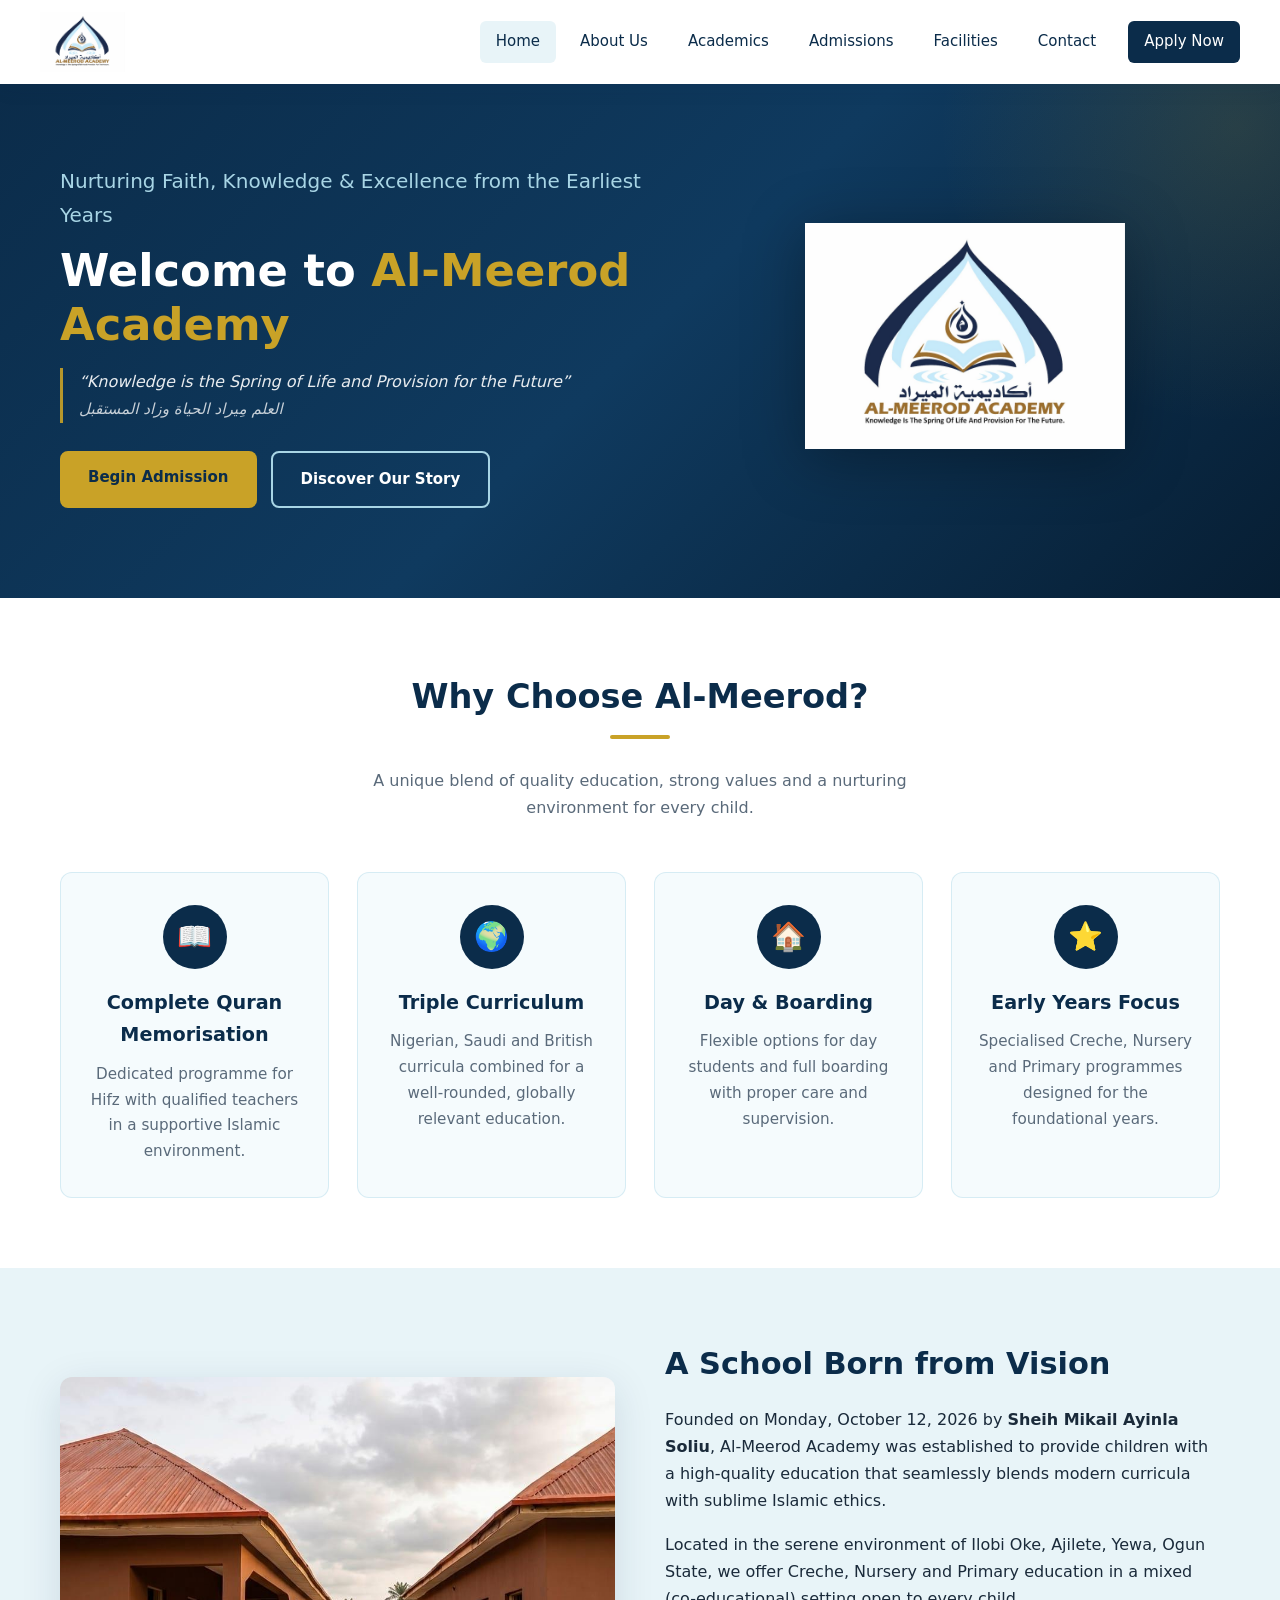
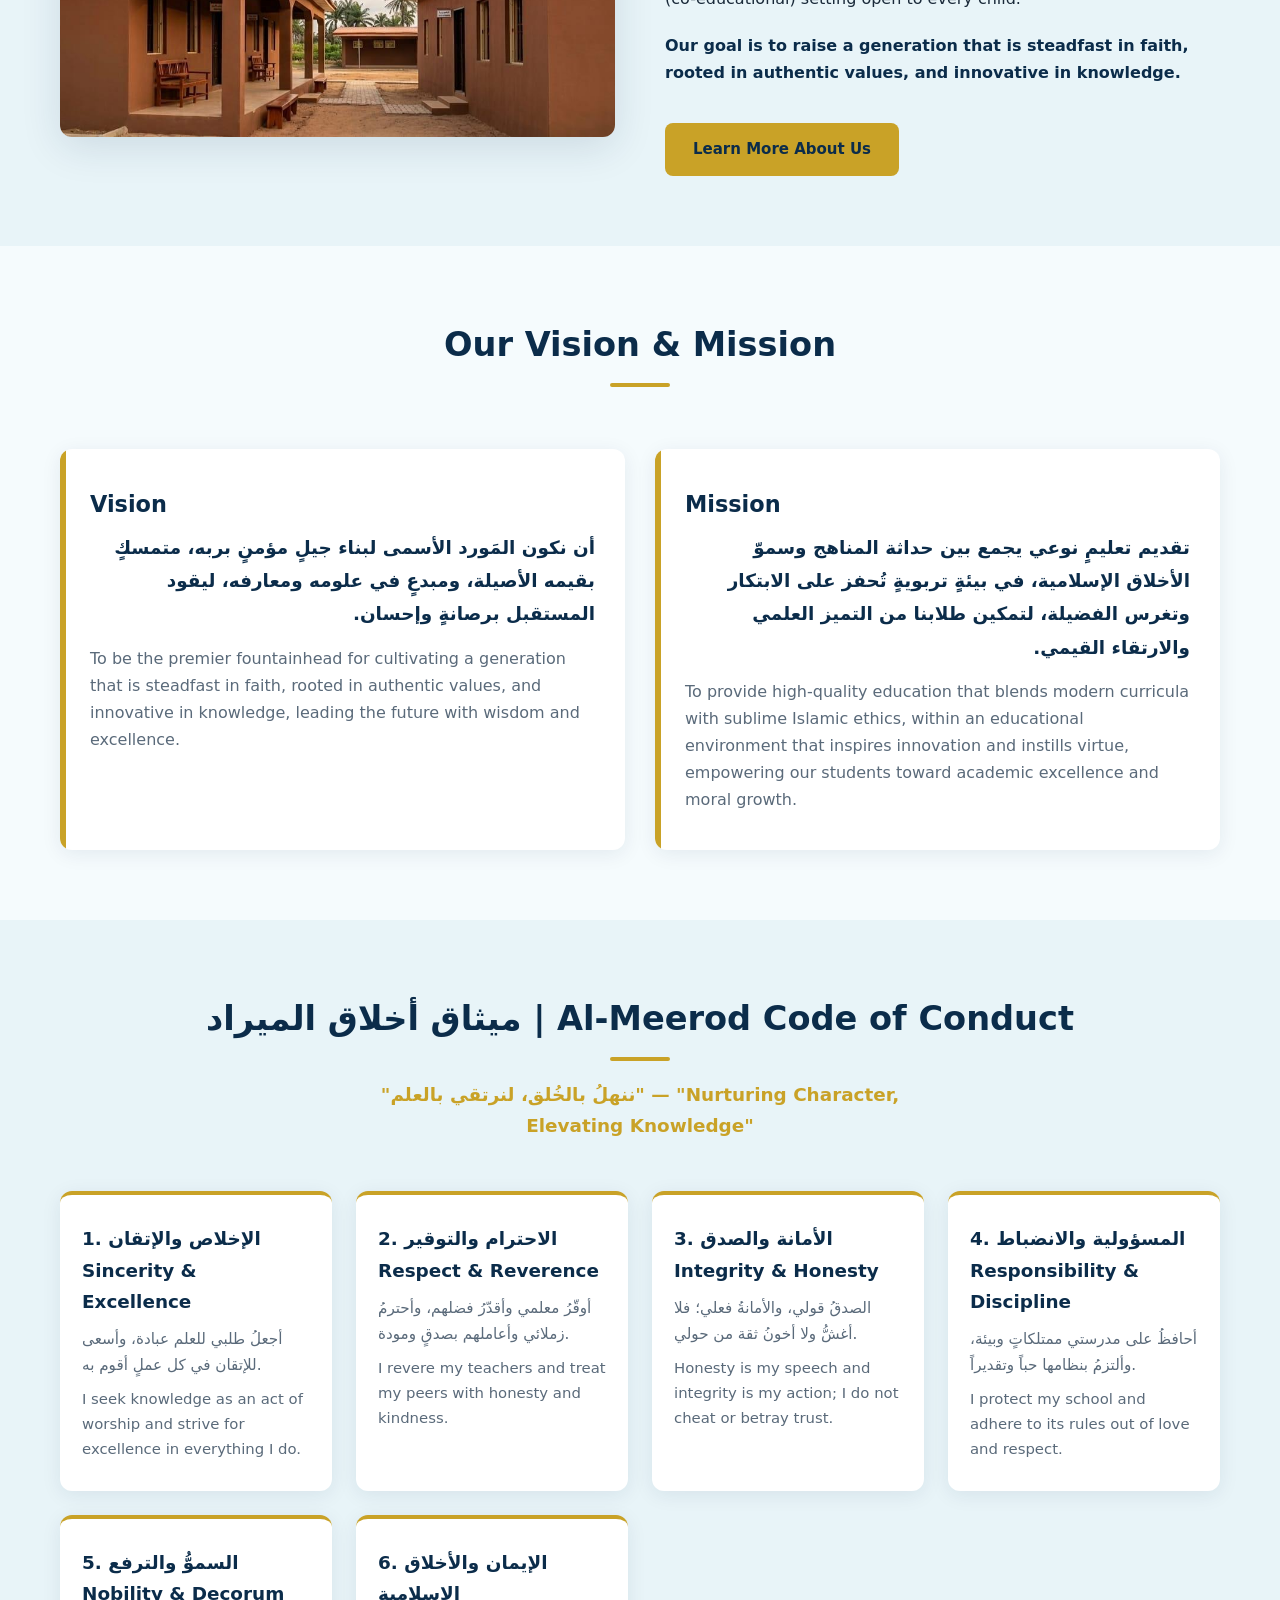
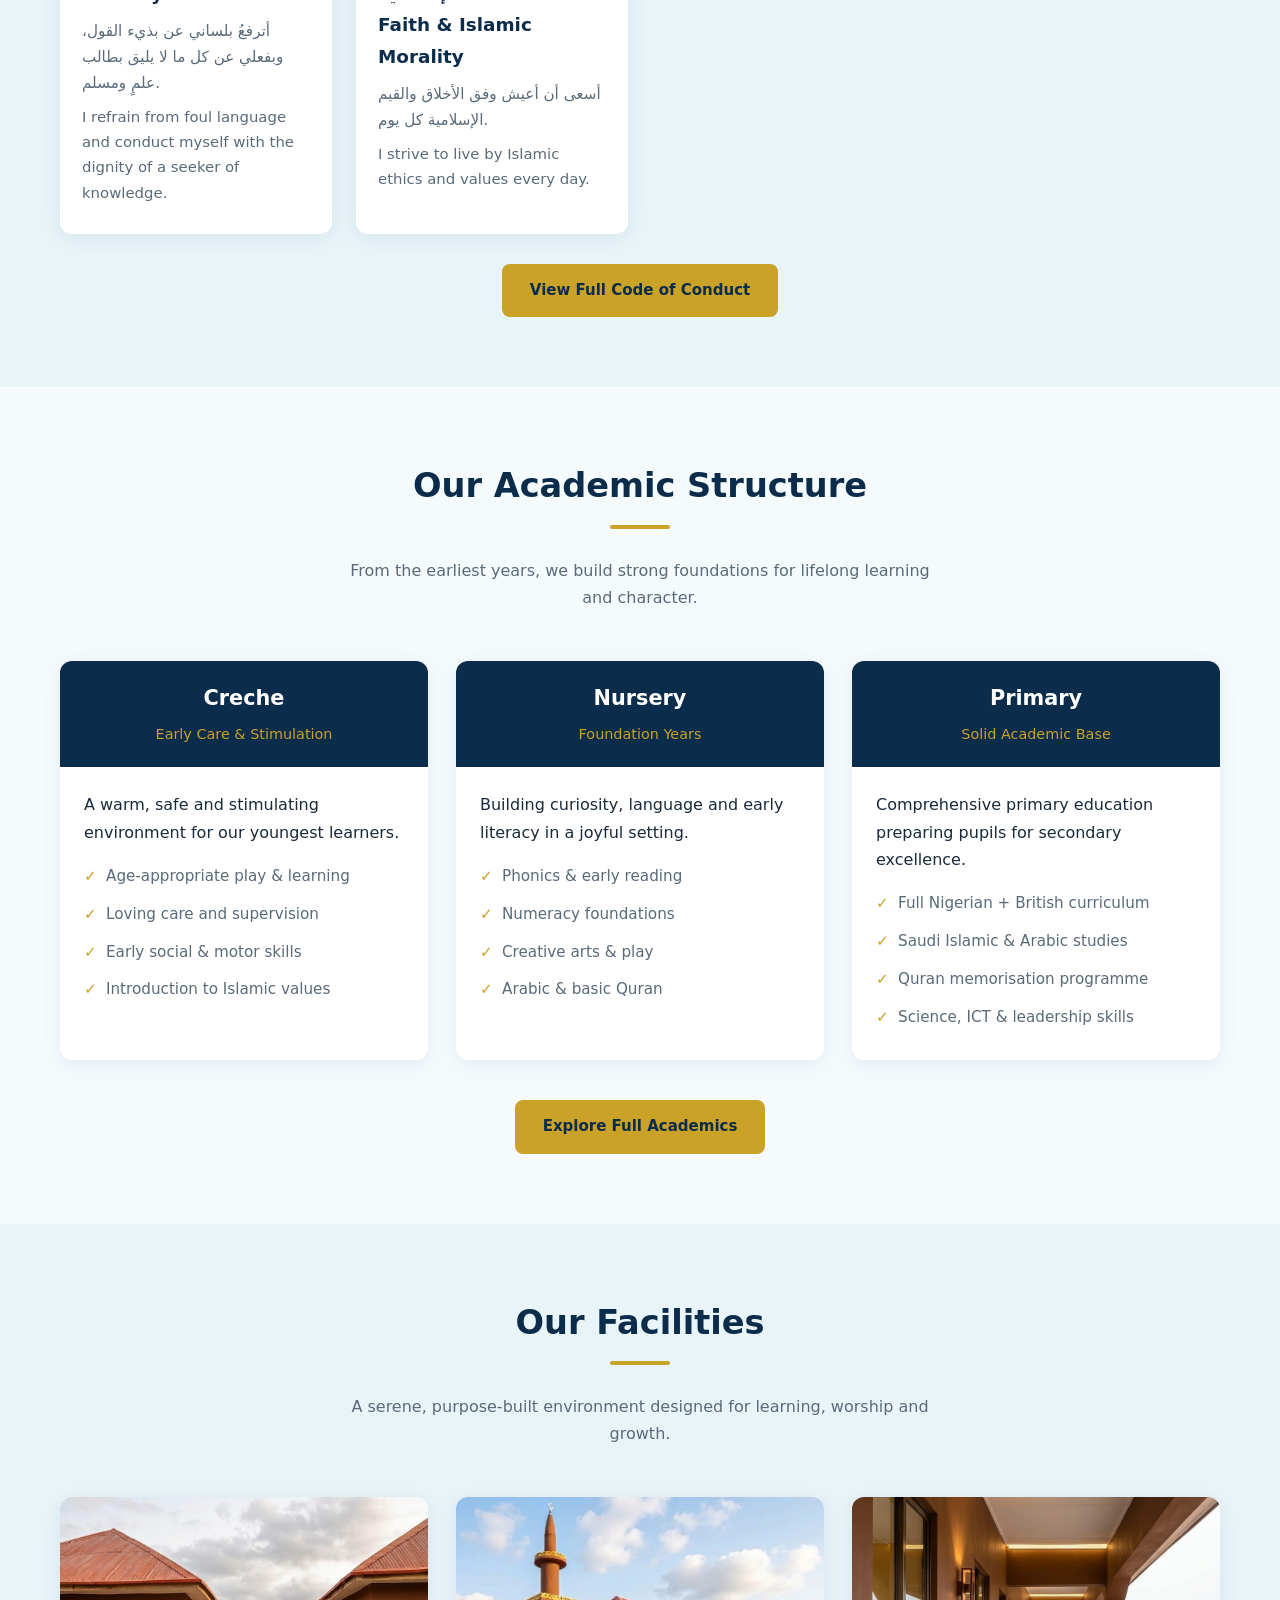
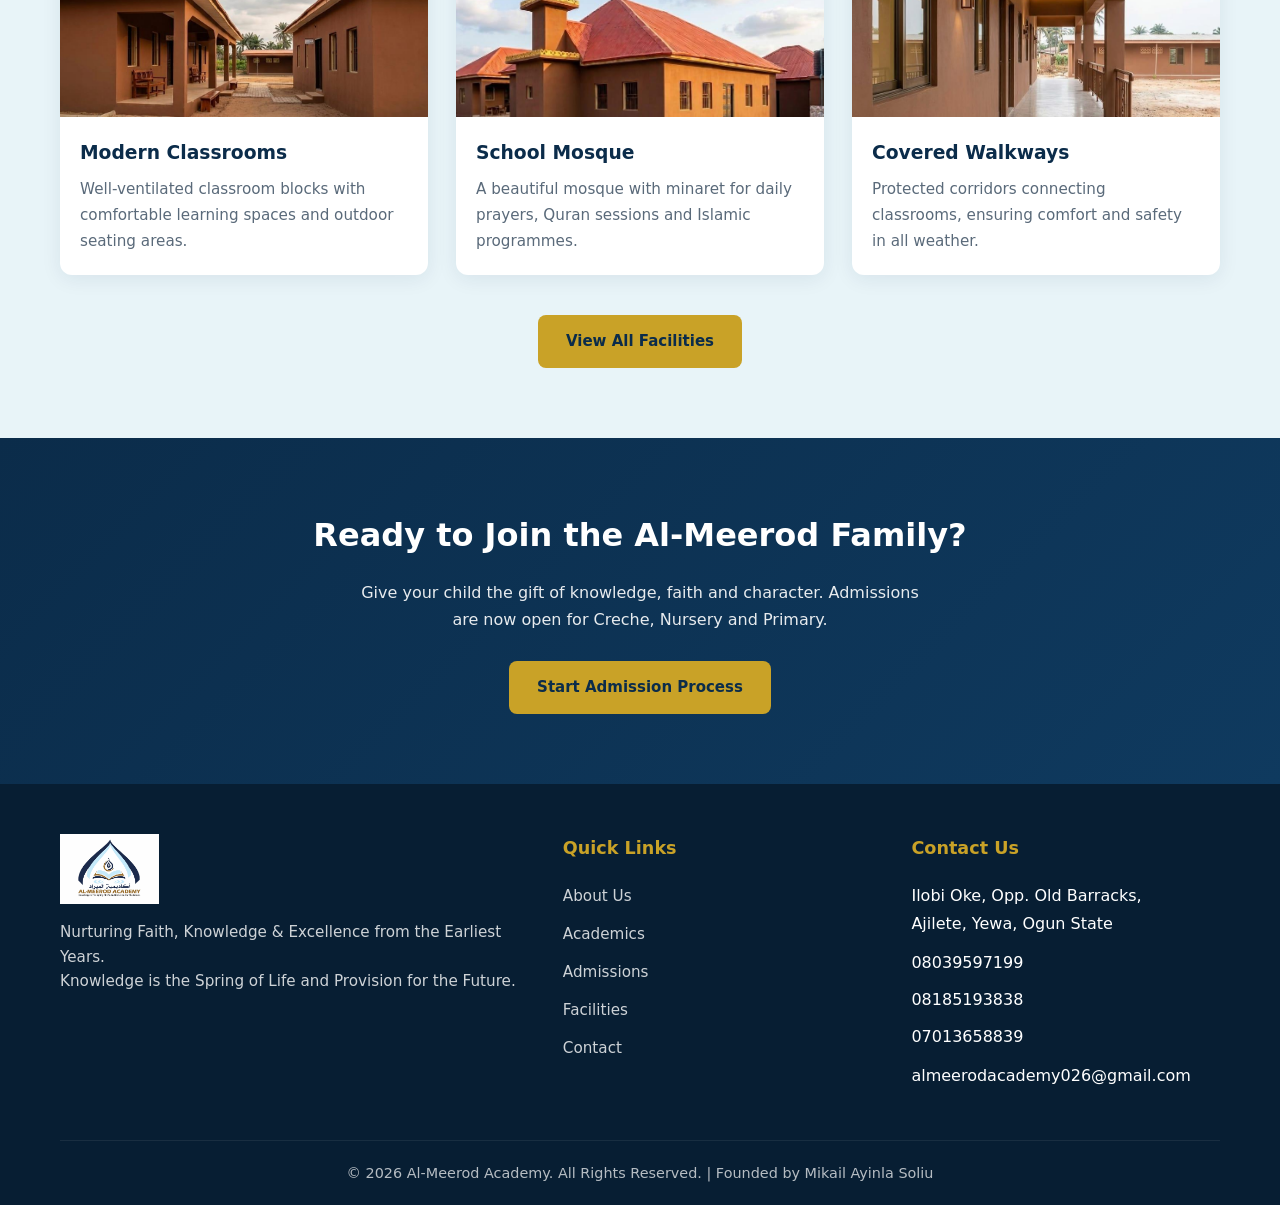
<file: index.html>
<!DOCTYPE html>
<html lang="en">
<head>
  <meta charset="UTF-8">
  <meta name="viewport" content="width=device-width, initial-scale=1.0">
  <title>Al-Meerod Academy | Nurturing Faith, Knowledge & Excellence</title>
  <meta name="description" content="Al-Meerod Academy - Creche, Nursery & Primary school in Ajilete, Yewa, Ogun State. Blending Nigerian, Saudi and British curricula with strong Islamic values and Quran memorisation.">
  <link rel="stylesheet" href="css/style.css">
  <link rel="icon" href="images/logo.png" type="image/png">
</head>
<body>

  <!-- Header -->
  <header class="header">
    <div class="container header-inner">
      <a href="index.html" class="logo-link">
        <img src="images/logo.png" alt="Al-Meerod Academy Logo">
      </a>
      <button class="menu-toggle" aria-label="Toggle menu">☰</button>
      <nav class="nav">
        <a href="index.html" class="active">Home</a>
        <a href="about.html">About Us</a>
        <a href="academics.html">Academics</a>
        <a href="admissions.html">Admissions</a>
        <a href="facilities.html">Facilities</a>
        <a href="contact.html">Contact</a>
        <a href="admission-form.html" class="btn-admit">Apply Now</a>
      </nav>
    </div>
  </header>

  <!-- Hero -->
  <section class="hero">
    <div class="container hero-content">
      <div class="hero-text">
        <p class="tagline">Nurturing Faith, Knowledge & Excellence from the Earliest Years</p>
        <h1>Welcome to <span>Al-Meerod Academy</span></h1>
        <p class="motto">“Knowledge is the Spring of Life and Provision for the Future”<br>
        <span style="font-size:0.95em; opacity:0.85;">العلم مِيراد الحياة وزاد المستقبل</span></p>
        <div class="hero-buttons">
          <a href="admission-form.html" class="btn btn-primary">Begin Admission</a>
          <a href="about.html" class="btn btn-outline">Discover Our Story</a>
        </div>
      </div>
      <div class="hero-logo">
        <img src="images/logo.png" alt="Al-Meerod Academy">
      </div>
    </div>
  </section>

  <!-- Highlights -->
  <section class="section highlights">
    <div class="container">
      <div class="section-header">
        <h2>Why Choose Al-Meerod?</h2>
        <p>A unique blend of quality education, strong values and a nurturing environment for every child.</p>
      </div>
      <div class="highlights-grid">
        <div class="highlight-card">
          <div class="icon">📖</div>
          <h3>Complete Quran Memorisation</h3>
          <p>Dedicated programme for Hifz with qualified teachers in a supportive Islamic environment.</p>
        </div>
        <div class="highlight-card">
          <div class="icon">🌍</div>
          <h3>Triple Curriculum</h3>
          <p>Nigerian, Saudi and British curricula combined for a well-rounded, globally relevant education.</p>
        </div>
        <div class="highlight-card">
          <div class="icon">🏠</div>
          <h3>Day & Boarding</h3>
          <p>Flexible options for day students and full boarding with proper care and supervision.</p>
        </div>
        <div class="highlight-card">
          <div class="icon">⭐</div>
          <h3>Early Years Focus</h3>
          <p>Specialised Creche, Nursery and Primary programmes designed for the foundational years.</p>
        </div>
      </div>
    </div>
  </section>

  <!-- About Preview -->
  <section class="section about-preview">
    <div class="container about-grid">
      <div class="about-image">
        <img src="images/classrooms.jpg" alt="Al-Meerod Academy Classrooms">
      </div>
      <div class="about-content">
        <h2>A School Born from Vision</h2>
        <p>Founded on Monday, October 12, 2026 by <strong>Sheih Mikail Ayinla Soliu</strong>, Al-Meerod Academy was established to provide children with a high-quality education that seamlessly blends modern curricula with sublime Islamic ethics.</p>
        <p>Located in the serene environment of Ilobi Oke, Ajilete, Yewa, Ogun State, we offer Creche, Nursery and Primary education in a mixed (co-educational) setting open to every child.</p>
        <p class="founder">Our goal is to raise a generation that is steadfast in faith, rooted in authentic values, and innovative in knowledge.</p>
        <a href="about.html" class="btn btn-primary" style="margin-top: 20px;">Learn More About Us</a>
      </div>
    </div>
  </section>

  <!-- Vision & Mission -->
  <section class="section">
    <div class="container">
      <div class="section-header">
        <h2>Our Vision & Mission</h2>
      </div>
      <div class="vm-grid">
        <div class="vm-card">
          <h3>Vision</h3>
          <p class="arabic">أن نكون المَورد الأسمى لبناء جيلٍ مؤمنٍ بربه، متمسكٍ بقيمه الأصيلة، ومبدعٍ في علومه ومعارفه، ليقود المستقبل برصانةٍ وإحسان.</p>
          <p>To be the premier fountainhead for cultivating a generation that is steadfast in faith, rooted in authentic values, and innovative in knowledge, leading the future with wisdom and excellence.</p>
        </div>
        <div class="vm-card">
          <h3>Mission</h3>
          <p class="arabic">تقديم تعليمٍ نوعي يجمع بين حداثة المناهج وسموّ الأخلاق الإسلامية، في بيئةٍ تربويةٍ تُحفز على الابتكار وتغرس الفضيلة، لتمكين طلابنا من التميز العلمي والارتقاء القيمي.</p>
          <p>To provide high-quality education that blends modern curricula with sublime Islamic ethics, within an educational environment that inspires innovation and instills virtue, empowering our students toward academic excellence and moral growth.</p>
        </div>
      </div>
    </div>
  </section>

  <!-- Code of Conduct -->
  <section class="section" style="background: var(--sky);">
    <div class="container">
      <div class="section-header">
        <h2>ميثاق أخلاق الميراد | Al-Meerod Code of Conduct</h2>
        <p style="font-size: 1.15rem; color: var(--gold); font-weight: 600; margin-top: 6px;">"ننهلُ بالخُلق، لنرتقي بالعلم" — "Nurturing Character, Elevating Knowledge"</p>
      </div>
      <div class="values-grid">
        <div class="value-card">
          <h3>1. الإخلاص والإتقان<br>Sincerity & Excellence</h3>
          <p class="arabic" style="font-size: 0.95rem; margin: 8px 0;">أجعلُ طلبي للعلم عبادة، وأسعى للإتقان في كل عملٍ أقوم به.</p>
          <p>I seek knowledge as an act of worship and strive for excellence in everything I do.</p>
        </div>
        <div class="value-card">
          <h3>2. الاحترام والتوقير<br>Respect & Reverence</h3>
          <p class="arabic" style="font-size: 0.95rem; margin: 8px 0;">أوقّرُ معلمي وأقدّرُ فضلهم، وأحترمُ زملائي وأعاملهم بصدقٍ ومودة.</p>
          <p>I revere my teachers and treat my peers with honesty and kindness.</p>
        </div>
        <div class="value-card">
          <h3>3. الأمانة والصدق<br>Integrity & Honesty</h3>
          <p class="arabic" style="font-size: 0.95rem; margin: 8px 0;">الصدقُ قولي، والأمانةُ فعلي؛ فلا أغشُّ ولا أخونُ ثقة من حولي.</p>
          <p>Honesty is my speech and integrity is my action; I do not cheat or betray trust.</p>
        </div>
        <div class="value-card">
          <h3>4. المسؤولية والانضباط<br>Responsibility & Discipline</h3>
          <p class="arabic" style="font-size: 0.95rem; margin: 8px 0;">أحافظُ على مدرستي ممتلكاتٍ وبيئة، وألتزمُ بنظامها حباً وتقديراً.</p>
          <p>I protect my school and adhere to its rules out of love and respect.</p>
        </div>
        <div class="value-card">
          <h3>5. السموُّ والترفع<br>Nobility & Decorum</h3>
          <p class="arabic" style="font-size: 0.95rem; margin: 8px 0;">أترفعُ بلساني عن بذيء القول، وبفعلي عن كل ما لا يليق بطالب علمٍ ومسلم.</p>
          <p>I refrain from foul language and conduct myself with the dignity of a seeker of knowledge.</p>
        </div>
        <div class="value-card">
          <h3>6. الإيمان والأخلاق الإسلامية<br>Faith & Islamic Morality</h3>
          <p class="arabic" style="font-size: 0.95rem; margin: 8px 0;">أسعى أن أعيش وفق الأخلاق والقيم الإسلامية كل يوم.</p>
          <p>I strive to live by Islamic ethics and values every day.</p>
        </div>
      </div>
      <div style="text-align: center; margin-top: 30px;">
        <a href="about.html" class="btn btn-primary">View Full Code of Conduct</a>
      </div>
    </div>
  </section>

  <!-- Academic Levels Preview -->
  <section class="section">
    <div class="container">
      <div class="section-header">
        <h2>Our Academic Structure</h2>
        <p>From the earliest years, we build strong foundations for lifelong learning and character.</p>
      </div>
      <div class="levels-grid">
        <div class="level-card">
          <div class="level-header">
            <h3>Creche</h3>
            <span>Early Care & Stimulation</span>
          </div>
          <div class="level-body">
            <p>A warm, safe and stimulating environment for our youngest learners.</p>
            <ul>
              <li>Age-appropriate play & learning</li>
              <li>Loving care and supervision</li>
              <li>Early social & motor skills</li>
              <li>Introduction to Islamic values</li>
            </ul>
          </div>
        </div>
        <div class="level-card">
          <div class="level-header">
            <h3>Nursery</h3>
            <span>Foundation Years</span>
          </div>
          <div class="level-body">
            <p>Building curiosity, language and early literacy in a joyful setting.</p>
            <ul>
              <li>Phonics & early reading</li>
              <li>Numeracy foundations</li>
              <li>Creative arts & play</li>
              <li>Arabic & basic Quran</li>
            </ul>
          </div>
        </div>
        <div class="level-card">
          <div class="level-header">
            <h3>Primary</h3>
            <span>Solid Academic Base</span>
          </div>
          <div class="level-body">
            <p>Comprehensive primary education preparing pupils for secondary excellence.</p>
            <ul>
              <li>Full Nigerian + British curriculum</li>
              <li>Saudi Islamic & Arabic studies</li>
              <li>Quran memorisation programme</li>
              <li>Science, ICT & leadership skills</li>
            </ul>
          </div>
        </div>
      </div>
      <div style="text-align: center; margin-top: 40px;">
        <a href="academics.html" class="btn btn-primary">Explore Full Academics</a>
      </div>
    </div>
  </section>

  <!-- Facilities Preview -->
  <section class="section" style="background: var(--sky);">
    <div class="container">
      <div class="section-header">
        <h2>Our Facilities</h2>
        <p>A serene, purpose-built environment designed for learning, worship and growth.</p>
      </div>
      <div class="facilities-grid">
        <div class="facility-card">
          <img src="images/classrooms.jpg" alt="Classroom Blocks">
          <div class="facility-info">
            <h3>Modern Classrooms</h3>
            <p>Well-ventilated classroom blocks with comfortable learning spaces and outdoor seating areas.</p>
          </div>
        </div>
        <div class="facility-card">
          <img src="images/mosque.jpg" alt="School Mosque">
          <div class="facility-info">
            <h3>School Mosque</h3>
            <p>A beautiful mosque with minaret for daily prayers, Quran sessions and Islamic programmes.</p>
          </div>
        </div>
        <div class="facility-card">
          <img src="images/corridor.jpg" alt="School Corridor">
          <div class="facility-info">
            <h3>Covered Walkways</h3>
            <p>Protected corridors connecting classrooms, ensuring comfort and safety in all weather.</p>
          </div>
        </div>
      </div>
      <div style="text-align: center; margin-top: 40px;">
        <a href="facilities.html" class="btn btn-primary">View All Facilities</a>
      </div>
    </div>
  </section>

  <!-- CTA -->
  <section class="cta">
    <div class="container">
      <h2>Ready to Join the Al-Meerod Family?</h2>
      <p>Give your child the gift of knowledge, faith and character. Admissions are now open for Creche, Nursery and Primary.</p>
      <a href="admission-form.html" class="btn btn-primary">Start Admission Process</a>
    </div>
  </section>

  <!-- Footer -->
  <footer class="footer">
    <div class="container">
      <div class="footer-grid">
        <div class="footer-brand">
          <img src="images/logo.png" alt="Al-Meerod Academy">
          <p>Nurturing Faith, Knowledge & Excellence from the Earliest Years.<br>
          Knowledge is the Spring of Life and Provision for the Future.</p>
        </div>
        <div>
          <h4>Quick Links</h4>
          <ul>
            <li><a href="about.html">About Us</a></li>
            <li><a href="academics.html">Academics</a></li>
            <li><a href="admissions.html">Admissions</a></li>
            <li><a href="facilities.html">Facilities</a></li>
            <li><a href="contact.html">Contact</a></li>
          </ul>
        </div>
        <div>
          <h4>Contact Us</h4>
          <ul>
            <li>Ilobi Oke, Opp. Old Barracks,<br>Ajilete, Yewa, Ogun State</li>
            <li style="margin-top:12px;">08039597199</li>
            <li>08185193838</li>
            <li>07013658839</li>
            <li style="margin-top:12px;">almeerodacademy026@gmail.com</li>
          </ul>
        </div>
      </div>
      <div class="footer-bottom">
        <p>&copy; 2026 Al-Meerod Academy. All Rights Reserved. | Founded by Mikail Ayinla Soliu</p>
      </div>
    </div>
  </footer>

  <script src="js/main.js"></script>
</body>
</html>
</file>
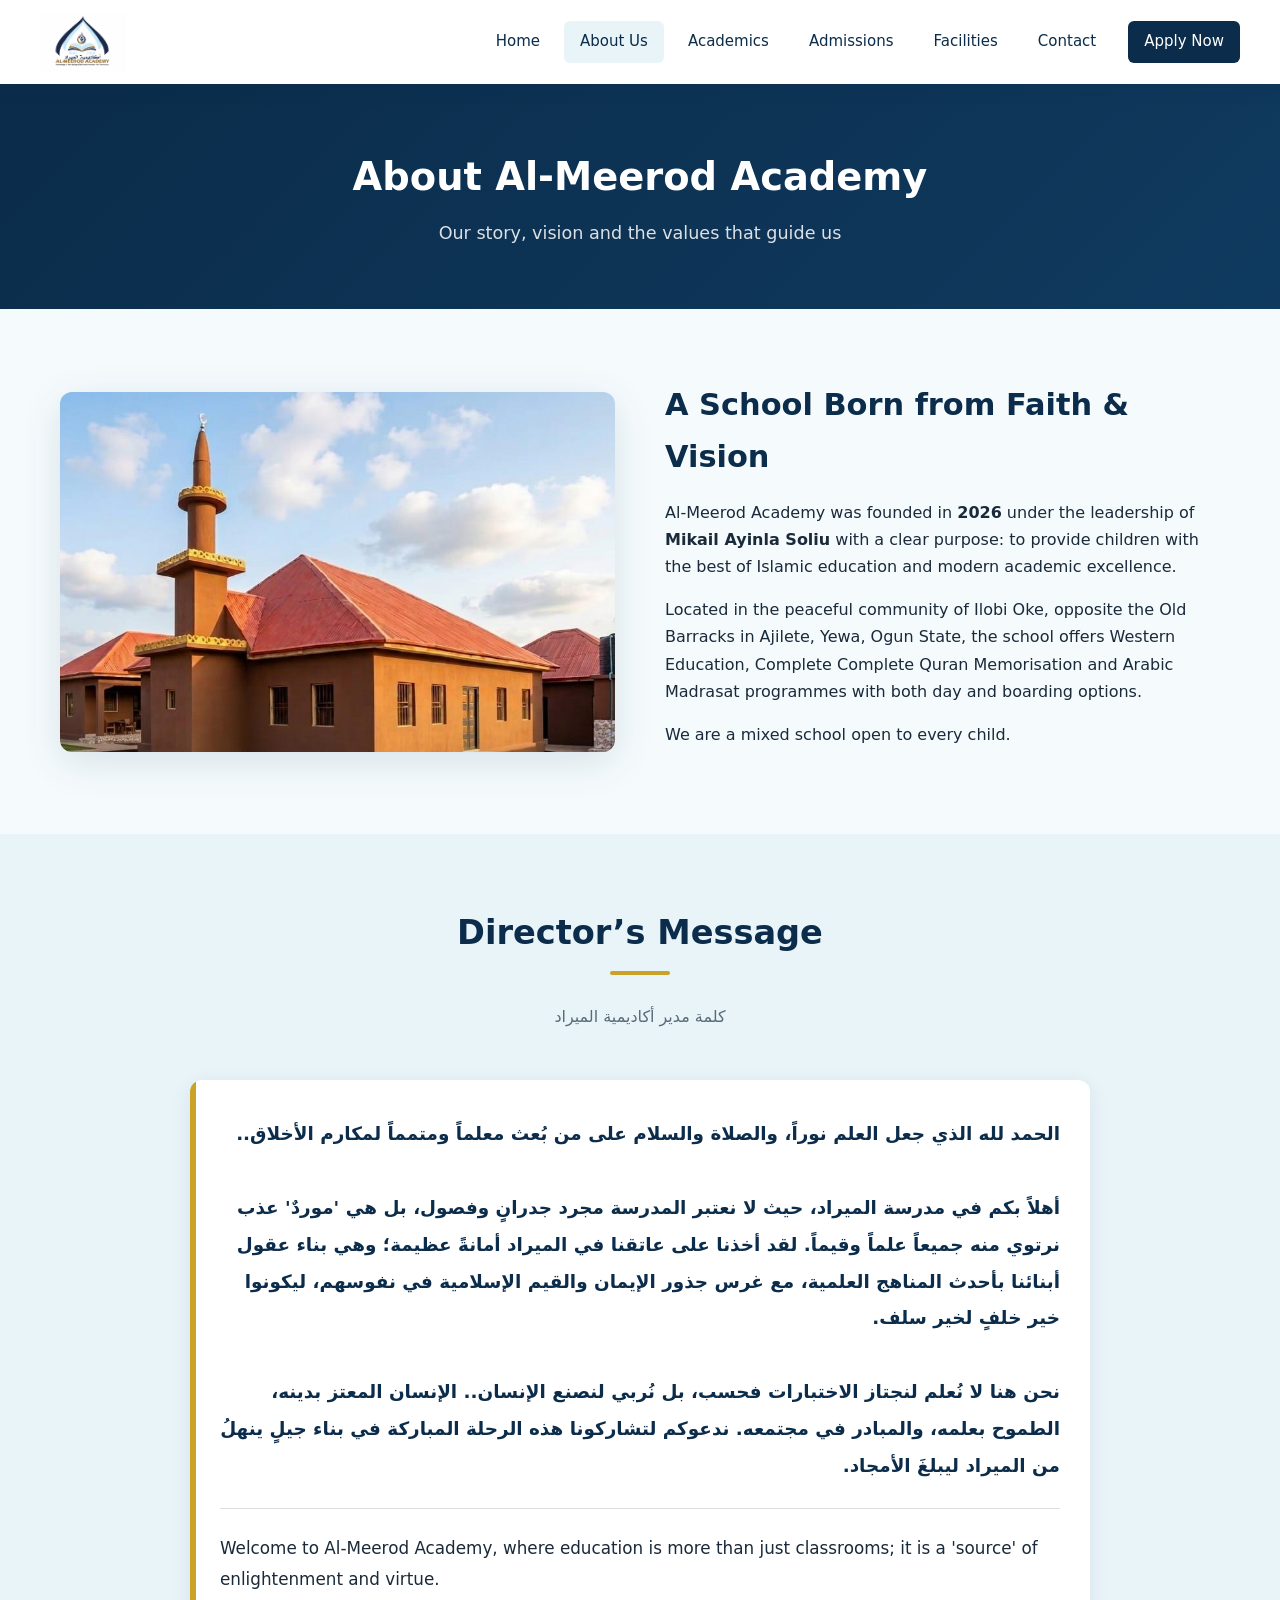
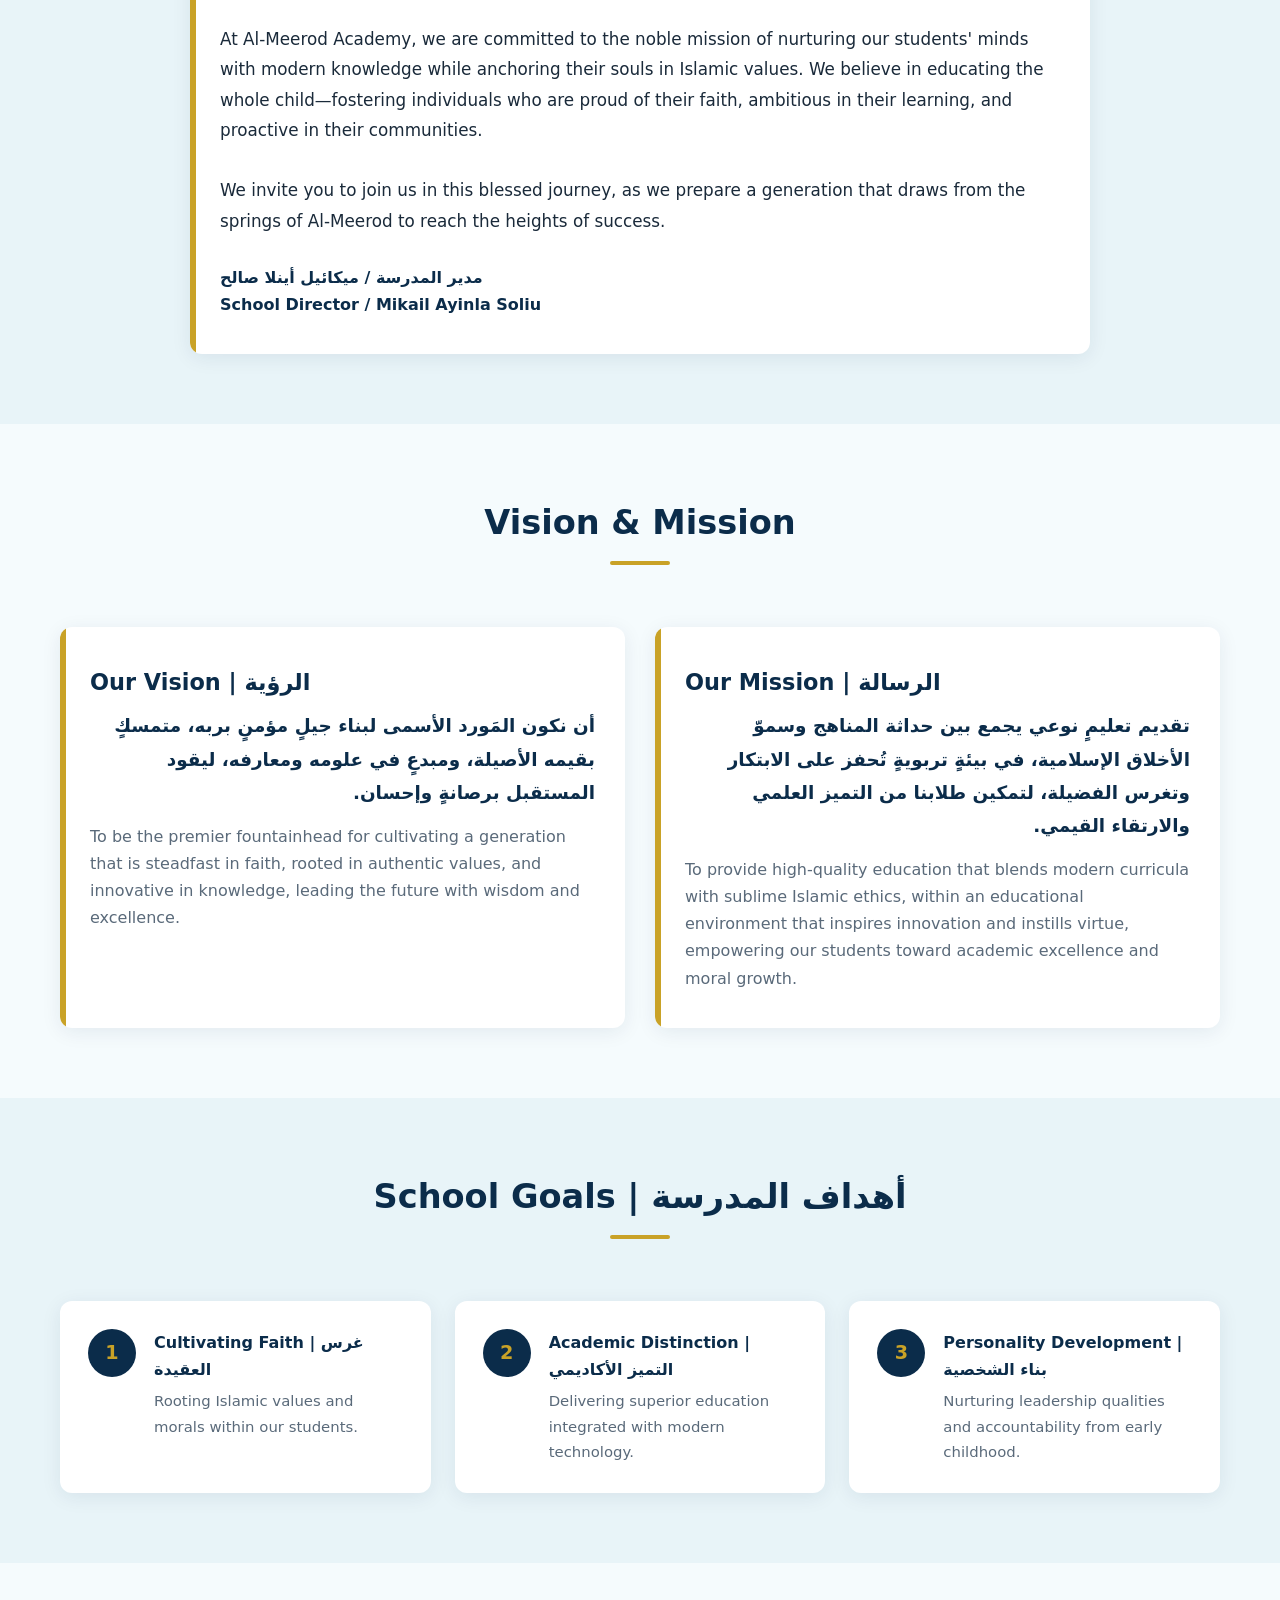
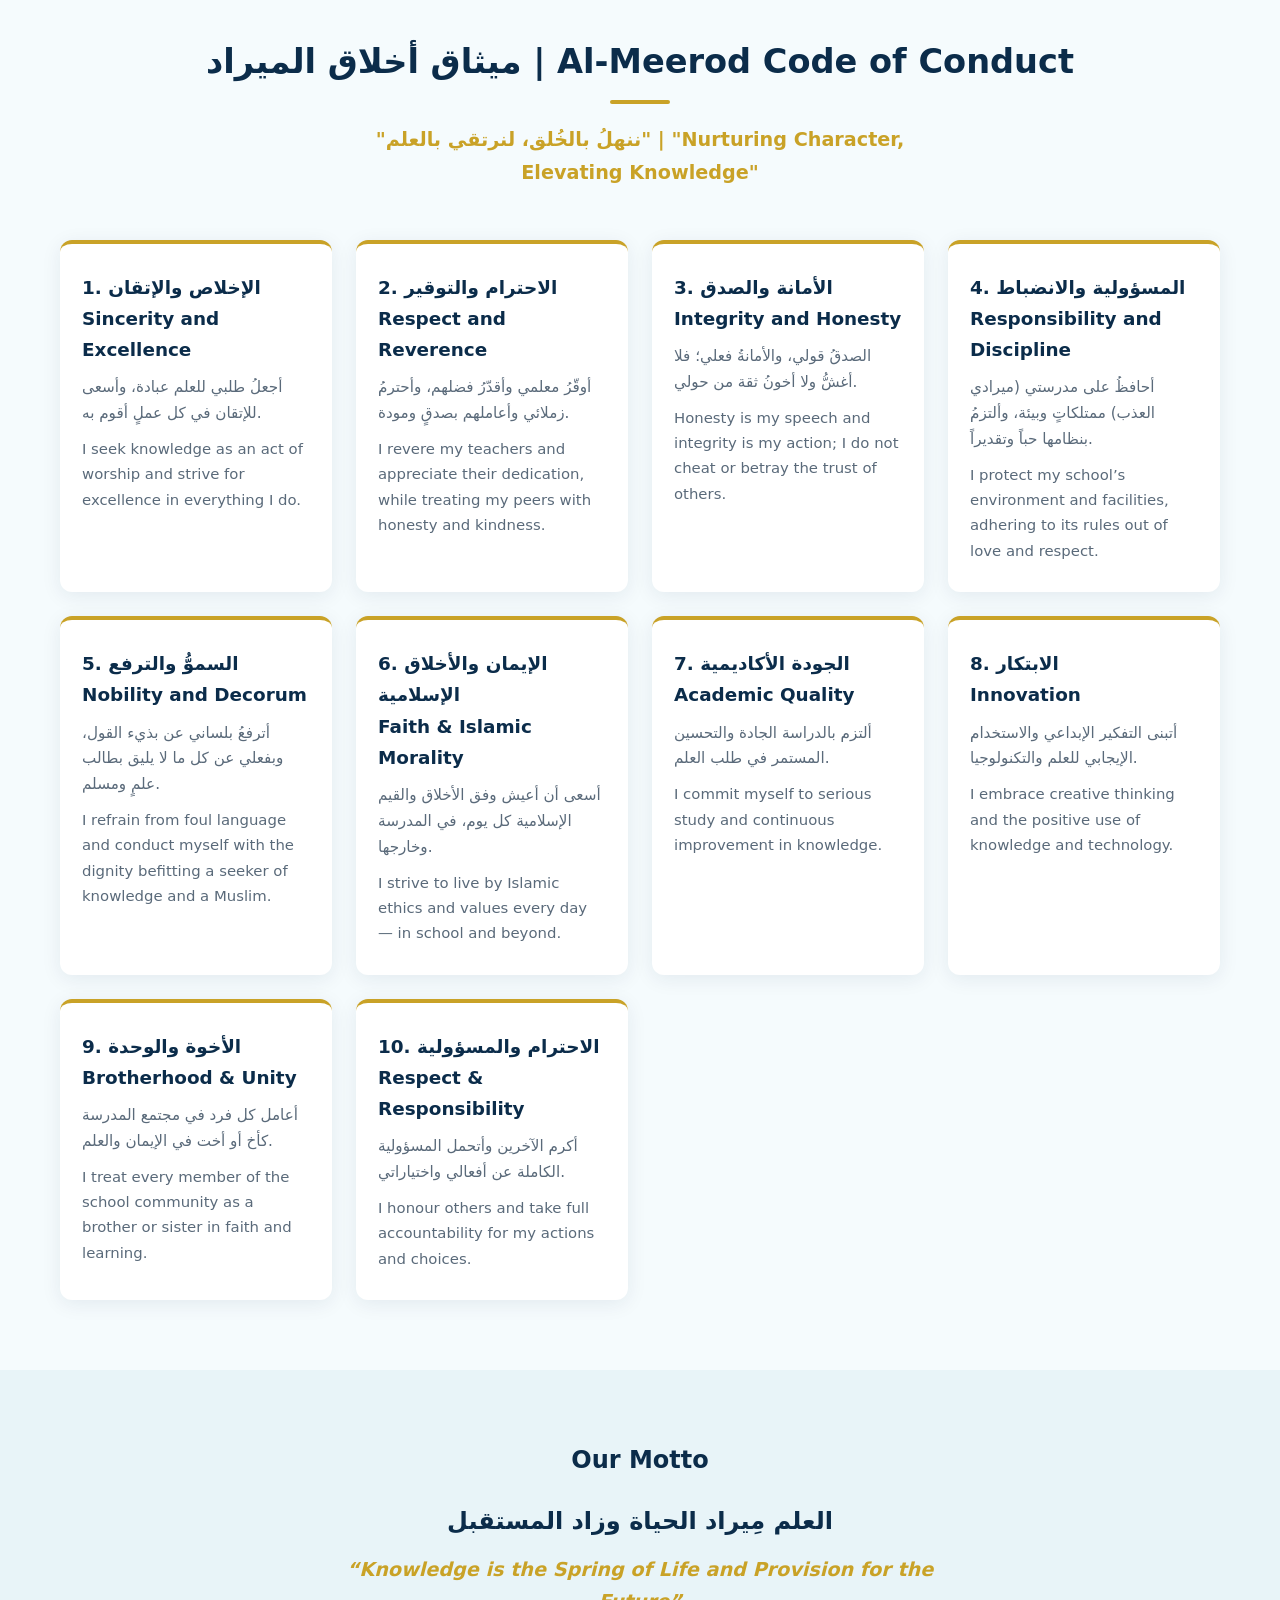
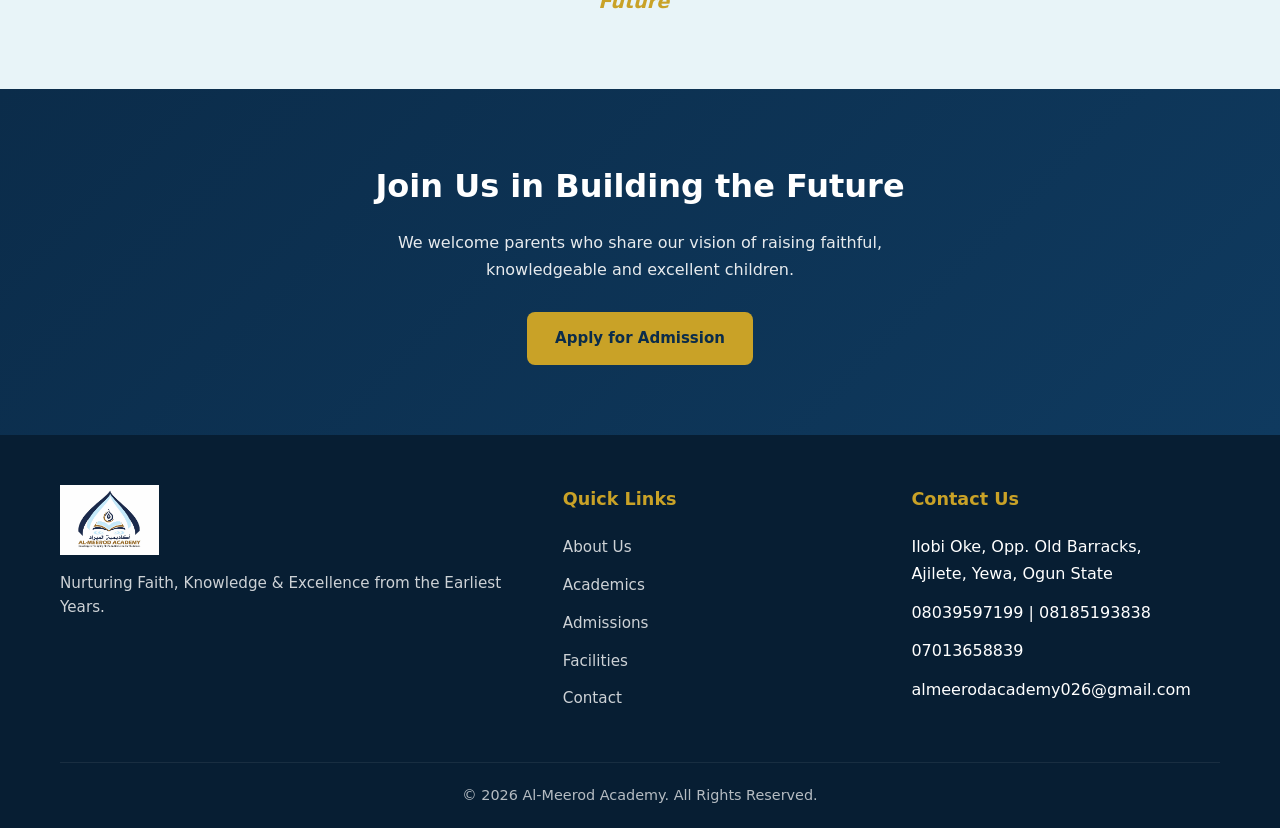
<file: about.html>
<!DOCTYPE html>
<html lang="en">
<head>
  <meta charset="UTF-8">
  <meta name="viewport" content="width=device-width, initial-scale=1.0">
  <title>About Us | Al-Meerod Academy</title>
  <meta name="description" content="Learn about Al-Meerod Academy - Director’s Message, vision, mission, goals and Code of Conduct.">
  <link rel="stylesheet" href="css/style.css">
  <link rel="icon" href="images/logo.png" type="image/png">
</head>
<body>

  <header class="header">
    <div class="container header-inner">
      <a href="index.html" class="logo-link">
        <img src="images/logo.png" alt="Al-Meerod Academy Logo">
      </a>
      <button class="menu-toggle" aria-label="Toggle menu">☰</button>
      <nav class="nav">
        <a href="index.html">Home</a>
        <a href="about.html" class="active">About Us</a>
        <a href="academics.html">Academics</a>
        <a href="admissions.html">Admissions</a>
        <a href="facilities.html">Facilities</a>
        <a href="contact.html">Contact</a>
        <a href="admission-form.html" class="btn-admit">Apply Now</a>
      </nav>
    </div>
  </header>

  <section class="page-hero">
    <div class="container">
      <h1>About Al-Meerod Academy</h1>
      <p>Our story, vision and the values that guide us</p>
    </div>
  </section>

  <!-- Our Story -->
  <section class="section">
    <div class="container about-grid">
      <div class="about-image">
        <img src="images/mosque.jpg" alt="Al-Meerod Academy Mosque">
      </div>
      <div class="about-content">
        <h2>A School Born from Faith & Vision</h2>
        <p>Al-Meerod Academy was founded in <strong>2026</strong> under the leadership of <strong>Mikail Ayinla Soliu</strong> with a clear purpose: to provide children with the best of Islamic education and modern academic excellence.</p>
        <p>Located in the peaceful community of Ilobi Oke, opposite the Old Barracks in Ajilete, Yewa, Ogun State, the school offers Western Education, Complete Complete Quran Memorisation and Arabic Madrasat programmes with both day and boarding options.</p>
        <p>We are a mixed school open to every child.</p>
      </div>
    </div>
  </section>

  <!-- Director's Message -->
  <section class="section" style="background: var(--sky);">
    <div class="container">
      <div class="section-header">
        <h2>Director’s Message</h2>
        <p>كلمة مدير أكاديمية الميراد</p>
      </div>
      <div class="vm-card" style="max-width: 900px; margin: 0 auto;">
        <p class="arabic" style="font-size: 1.15rem; line-height: 2; margin-bottom: 24px;">
          الحمد لله الذي جعل العلم نوراً، والصلاة والسلام على من بُعث معلماً ومتمماً لمكارم الأخلاق..<br><br>
          أهلاً بكم في مدرسة الميراد، حيث لا نعتبر المدرسة مجرد جدرانٍ وفصول، بل هي 'موردٌ' عذب نرتوي منه جميعاً علماً وقيماً. لقد أخذنا على عاتقنا في الميراد أمانةً عظيمة؛ وهي بناء عقول أبنائنا بأحدث المناهج العلمية، مع غرس جذور الإيمان والقيم الإسلامية في نفوسهم، ليكونوا خير خلفٍ لخير سلف.<br><br>
          نحن هنا لا نُعلم لنجتاز الاختبارات فحسب، بل نُربي لنصنع الإنسان.. الإنسان المعتز بدينه، الطموح بعلمه، والمبادر في مجتمعه. ندعوكم لتشاركونا هذه الرحلة المباركة في بناء جيلٍ ينهلُ من الميراد ليبلغَ الأمجاد.
        </p>
        <hr style="border: none; border-top: 1px solid #ddd; margin: 24px 0;">
        <p style="font-size: 1.05rem; line-height: 1.8; color: var(--text);">
          Welcome to Al-Meerod Academy, where education is more than just classrooms; it is a 'source' of enlightenment and virtue.<br><br>
          At Al-Meerod Academy, we are committed to the noble mission of nurturing our students' minds with modern knowledge while anchoring their souls in Islamic values. We believe in educating the whole child—fostering individuals who are proud of their faith, ambitious in their learning, and proactive in their communities.<br><br>
          We invite you to join us in this blessed journey, as we prepare a generation that draws from the springs of Al-Meerod to reach the heights of success.
        </p>
        <p style="margin-top: 28px; font-weight: 600; color: var(--navy);">
          مدير المدرسة / ميكائيل أينلا صالح<br>
          School Director / Mikail Ayinla Soliu
        </p>
      </div>
    </div>
  </section>

  <!-- Vision & Mission -->
  <section class="section">
    <div class="container">
      <div class="section-header">
        <h2>Vision & Mission</h2>
      </div>
      <div class="vm-grid">
        <div class="vm-card">
          <h3>Our Vision | الرؤية</h3>
          <p class="arabic">أن نكون المَورد الأسمى لبناء جيلٍ مؤمنٍ بربه، متمسكٍ بقيمه الأصيلة، ومبدعٍ في علومه ومعارفه، ليقود المستقبل برصانةٍ وإحسان.</p>
          <p>To be the premier fountainhead for cultivating a generation that is steadfast in faith, rooted in authentic values, and innovative in knowledge, leading the future with wisdom and excellence.</p>
        </div>
        <div class="vm-card">
          <h3>Our Mission | الرسالة</h3>
          <p class="arabic">تقديم تعليمٍ نوعي يجمع بين حداثة المناهج وسموّ الأخلاق الإسلامية، في بيئةٍ تربويةٍ تُحفز على الابتكار وتغرس الفضيلة، لتمكين طلابنا من التميز العلمي والارتقاء القيمي.</p>
          <p>To provide high-quality education that blends modern curricula with sublime Islamic ethics, within an educational environment that inspires innovation and instills virtue, empowering our students toward academic excellence and moral growth.</p>
        </div>
      </div>
    </div>
  </section>

  <!-- School Goals -->
  <section class="section" style="background: var(--sky);">
    <div class="container">
      <div class="section-header">
        <h2>School Goals | أهداف المدرسة</h2>
      </div>
      <div class="goals-list">
        <div class="goal-item">
          <div class="num">1</div>
          <div>
            <h4>Cultivating Faith | غرس العقيدة</h4>
            <p>Rooting Islamic values and morals within our students.</p>
          </div>
        </div>
        <div class="goal-item">
          <div class="num">2</div>
          <div>
            <h4>Academic Distinction | التميز الأكاديمي</h4>
            <p>Delivering superior education integrated with modern technology.</p>
          </div>
        </div>
        <div class="goal-item">
          <div class="num">3</div>
          <div>
            <h4>Personality Development | بناء الشخصية</h4>
            <p>Nurturing leadership qualities and accountability from early childhood.</p>
          </div>
        </div>
      </div>
    </div>
  </section>

  <!-- Code of Conduct -->
  <section class="section">
    <div class="container">
      <div class="section-header">
        <h2>ميثاق أخلاق الميراد | Al-Meerod Code of Conduct</h2>
        <p style="font-size: 1.2rem; color: var(--gold); font-weight: 600; margin-top: 8px;">"ننهلُ بالخُلق، لنرتقي بالعلم" | "Nurturing Character, Elevating Knowledge"</p>
      </div>
      <div class="values-grid">
        <div class="value-card">
          <h3>1. الإخلاص والإتقان<br>Sincerity and Excellence</h3>
          <p class="arabic" style="font-size: 0.95rem; margin: 10px 0;">أجعلُ طلبي للعلم عبادة، وأسعى للإتقان في كل عملٍ أقوم به.</p>
          <p>I seek knowledge as an act of worship and strive for excellence in everything I do.</p>
        </div>
        <div class="value-card">
          <h3>2. الاحترام والتوقير<br>Respect and Reverence</h3>
          <p class="arabic" style="font-size: 0.95rem; margin: 10px 0;">أوقّرُ معلمي وأقدّرُ فضلهم، وأحترمُ زملائي وأعاملهم بصدقٍ ومودة.</p>
          <p>I revere my teachers and appreciate their dedication, while treating my peers with honesty and kindness.</p>
        </div>
        <div class="value-card">
          <h3>3. الأمانة والصدق<br>Integrity and Honesty</h3>
          <p class="arabic" style="font-size: 0.95rem; margin: 10px 0;">الصدقُ قولي، والأمانةُ فعلي؛ فلا أغشُّ ولا أخونُ ثقة من حولي.</p>
          <p>Honesty is my speech and integrity is my action; I do not cheat or betray the trust of others.</p>
        </div>
        <div class="value-card">
          <h3>4. المسؤولية والانضباط<br>Responsibility and Discipline</h3>
          <p class="arabic" style="font-size: 0.95rem; margin: 10px 0;">أحافظُ على مدرستي (ميرادي العذب) ممتلكاتٍ وبيئة، وألتزمُ بنظامها حباً وتقديراً.</p>
          <p>I protect my school’s environment and facilities, adhering to its rules out of love and respect.</p>
        </div>
        <div class="value-card">
          <h3>5. السموُّ والترفع<br>Nobility and Decorum</h3>
          <p class="arabic" style="font-size: 0.95rem; margin: 10px 0;">أترفعُ بلساني عن بذيء القول، وبفعلي عن كل ما لا يليق بطالب علمٍ ومسلم.</p>
          <p>I refrain from foul language and conduct myself with the dignity befitting a seeker of knowledge and a Muslim.</p>
        </div>
        <div class="value-card">
          <h3>6. الإيمان والأخلاق الإسلامية<br>Faith & Islamic Morality</h3>
          <p class="arabic" style="font-size: 0.95rem; margin: 10px 0;">أسعى أن أعيش وفق الأخلاق والقيم الإسلامية كل يوم، في المدرسة وخارجها.</p>
          <p>I strive to live by Islamic ethics and values every day — in school and beyond.</p>
        </div>
        <div class="value-card">
          <h3>7. الجودة الأكاديمية<br>Academic Quality</h3>
          <p class="arabic" style="font-size: 0.95rem; margin: 10px 0;">ألتزم بالدراسة الجادة والتحسين المستمر في طلب العلم.</p>
          <p>I commit myself to serious study and continuous improvement in knowledge.</p>
        </div>
        <div class="value-card">
          <h3>8. الابتكار<br>Innovation</h3>
          <p class="arabic" style="font-size: 0.95rem; margin: 10px 0;">أتبنى التفكير الإبداعي والاستخدام الإيجابي للعلم والتكنولوجيا.</p>
          <p>I embrace creative thinking and the positive use of knowledge and technology.</p>
        </div>
        <div class="value-card">
          <h3>9. الأخوة والوحدة<br>Brotherhood & Unity</h3>
          <p class="arabic" style="font-size: 0.95rem; margin: 10px 0;">أعامل كل فرد في مجتمع المدرسة كأخ أو أخت في الإيمان والعلم.</p>
          <p>I treat every member of the school community as a brother or sister in faith and learning.</p>
        </div>
        <div class="value-card">
          <h3>10. الاحترام والمسؤولية<br>Respect & Responsibility</h3>
          <p class="arabic" style="font-size: 0.95rem; margin: 10px 0;">أكرم الآخرين وأتحمل المسؤولية الكاملة عن أفعالي واختياراتي.</p>
          <p>I honour others and take full accountability for my actions and choices.</p>
        </div>
      </div>
    </div>
  </section>

  <!-- Motto -->
  <section class="section" style="background: var(--sky);">
    <div class="container" style="text-align: center; max-width: 700px;">
      <h2 style="color: var(--navy); margin-bottom: 20px;">Our Motto</h2>
      <p style="font-size: 1.5rem; color: var(--navy); font-weight: 600; direction: rtl; margin-bottom: 12px;">العلم مِيراد الحياة وزاد المستقبل</p>
      <p style="font-size: 1.2rem; color: var(--gold); font-weight: 600; font-style: italic;">“Knowledge is the Spring of Life and Provision for the Future”</p>
    </div>
  </section>

  <!-- CTA -->
  <section class="cta">
    <div class="container">
      <h2>Join Us in Building the Future</h2>
      <p>We welcome parents who share our vision of raising faithful, knowledgeable and excellent children.</p>
      <a href="admission-form.html" class="btn btn-primary">Apply for Admission</a>
    </div>
  </section>

  <footer class="footer">
    <div class="container">
      <div class="footer-grid">
        <div class="footer-brand">
          <img src="images/logo.png" alt="Al-Meerod Academy">
          <p>Nurturing Faith, Knowledge & Excellence from the Earliest Years.</p>
        </div>
        <div>
          <h4>Quick Links</h4>
          <ul>
            <li><a href="about.html">About Us</a></li>
            <li><a href="academics.html">Academics</a></li>
            <li><a href="admissions.html">Admissions</a></li>
            <li><a href="facilities.html">Facilities</a></li>
            <li><a href="contact.html">Contact</a></li>
          </ul>
        </div>
        <div>
          <h4>Contact Us</h4>
          <ul>
            <li>Ilobi Oke, Opp. Old Barracks,<br>Ajilete, Yewa, Ogun State</li>
            <li style="margin-top:12px;">08039597199 | 08185193838</li>
            <li>07013658839</li>
            <li style="margin-top:12px;">almeerodacademy026@gmail.com</li>
          </ul>
        </div>
      </div>
      <div class="footer-bottom">
        <p>&copy; 2026 Al-Meerod Academy. All Rights Reserved.</p>
      </div>
    </div>
  </footer>

  <script src="js/main.js"></script>
</body>
</html>
</file>
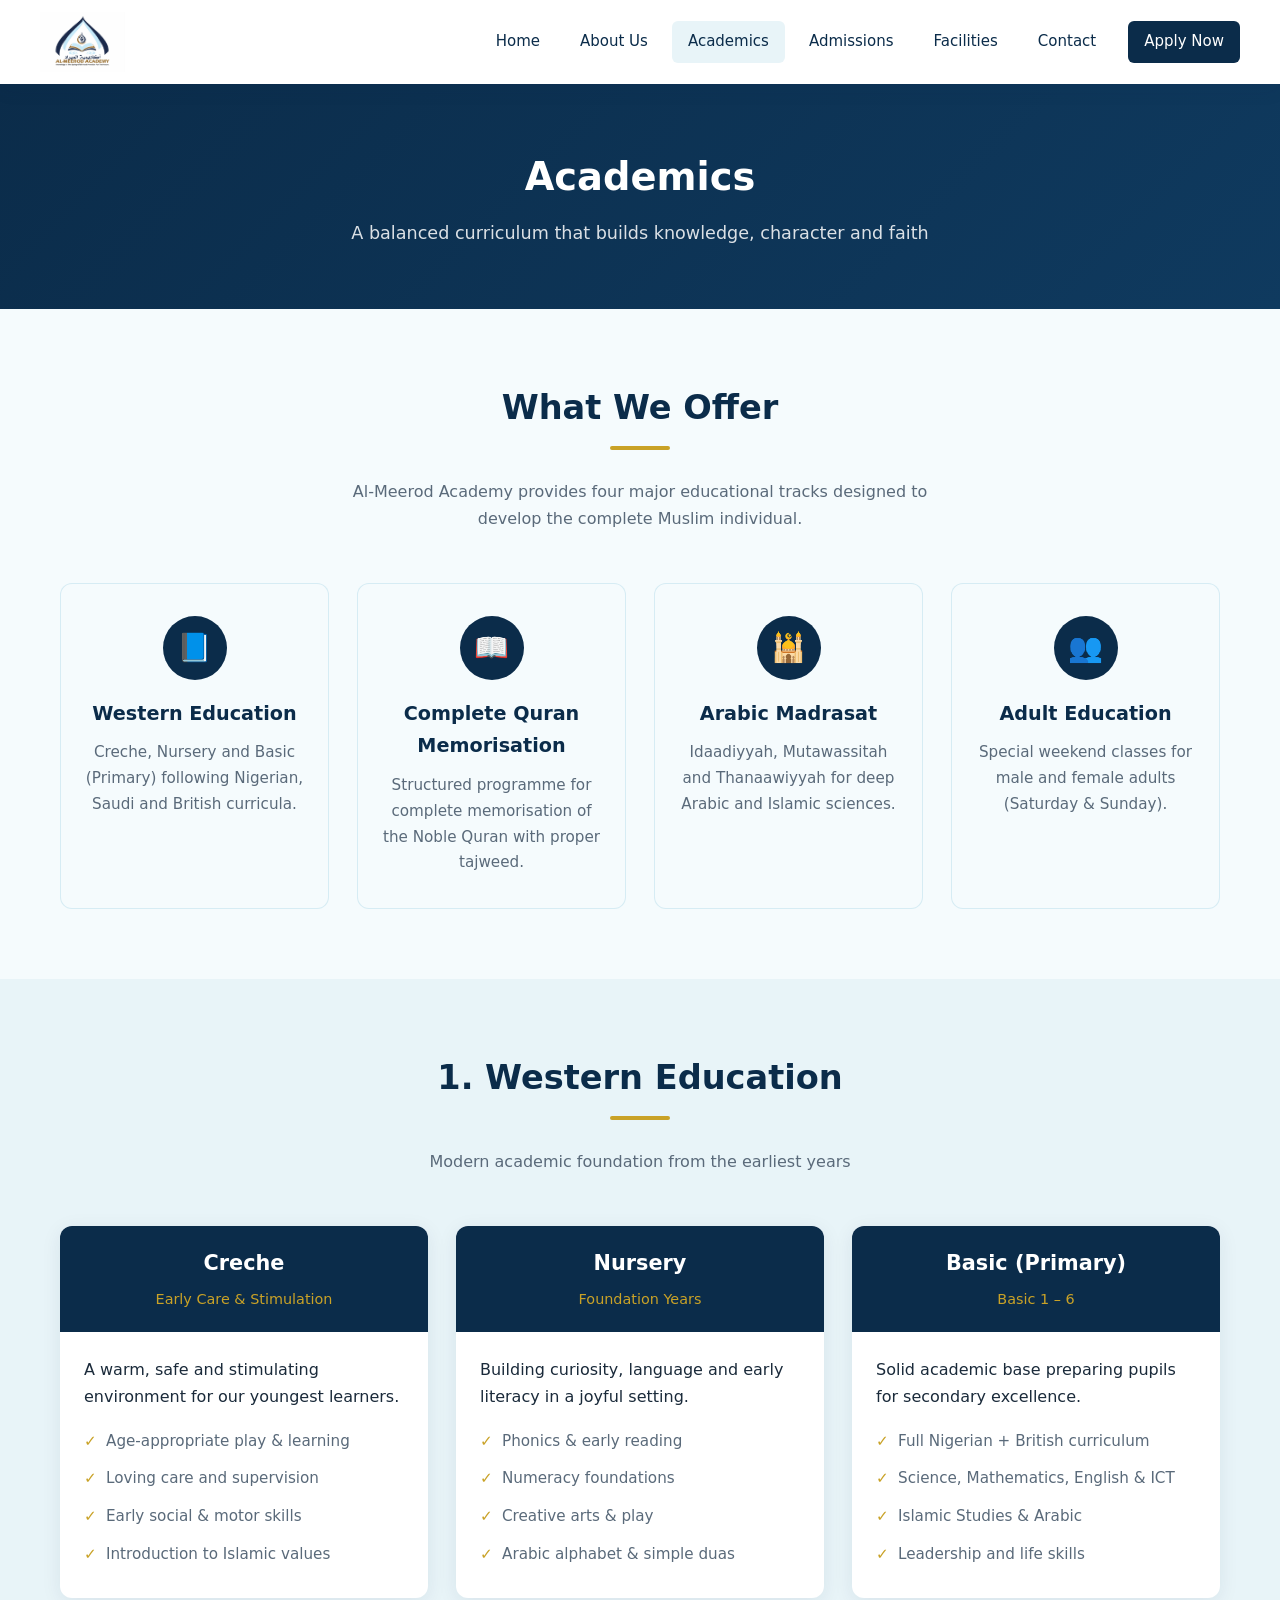
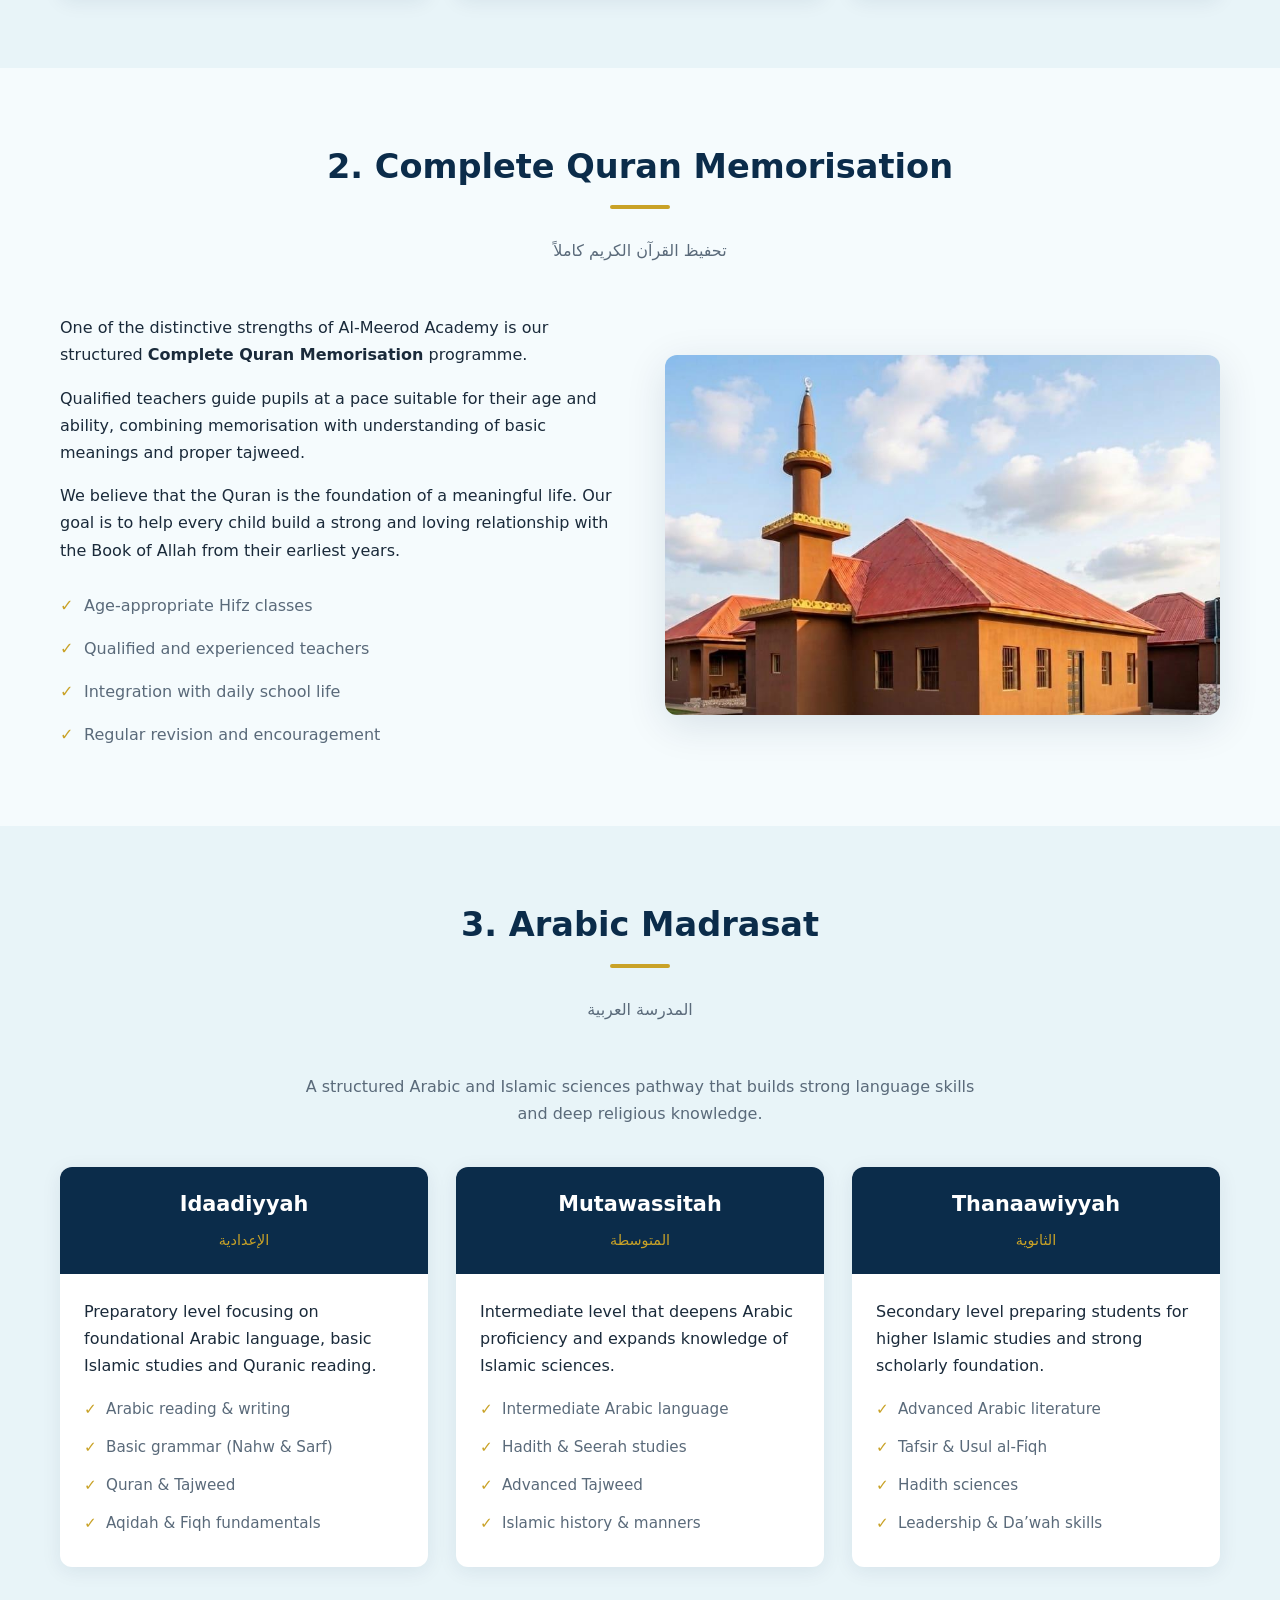
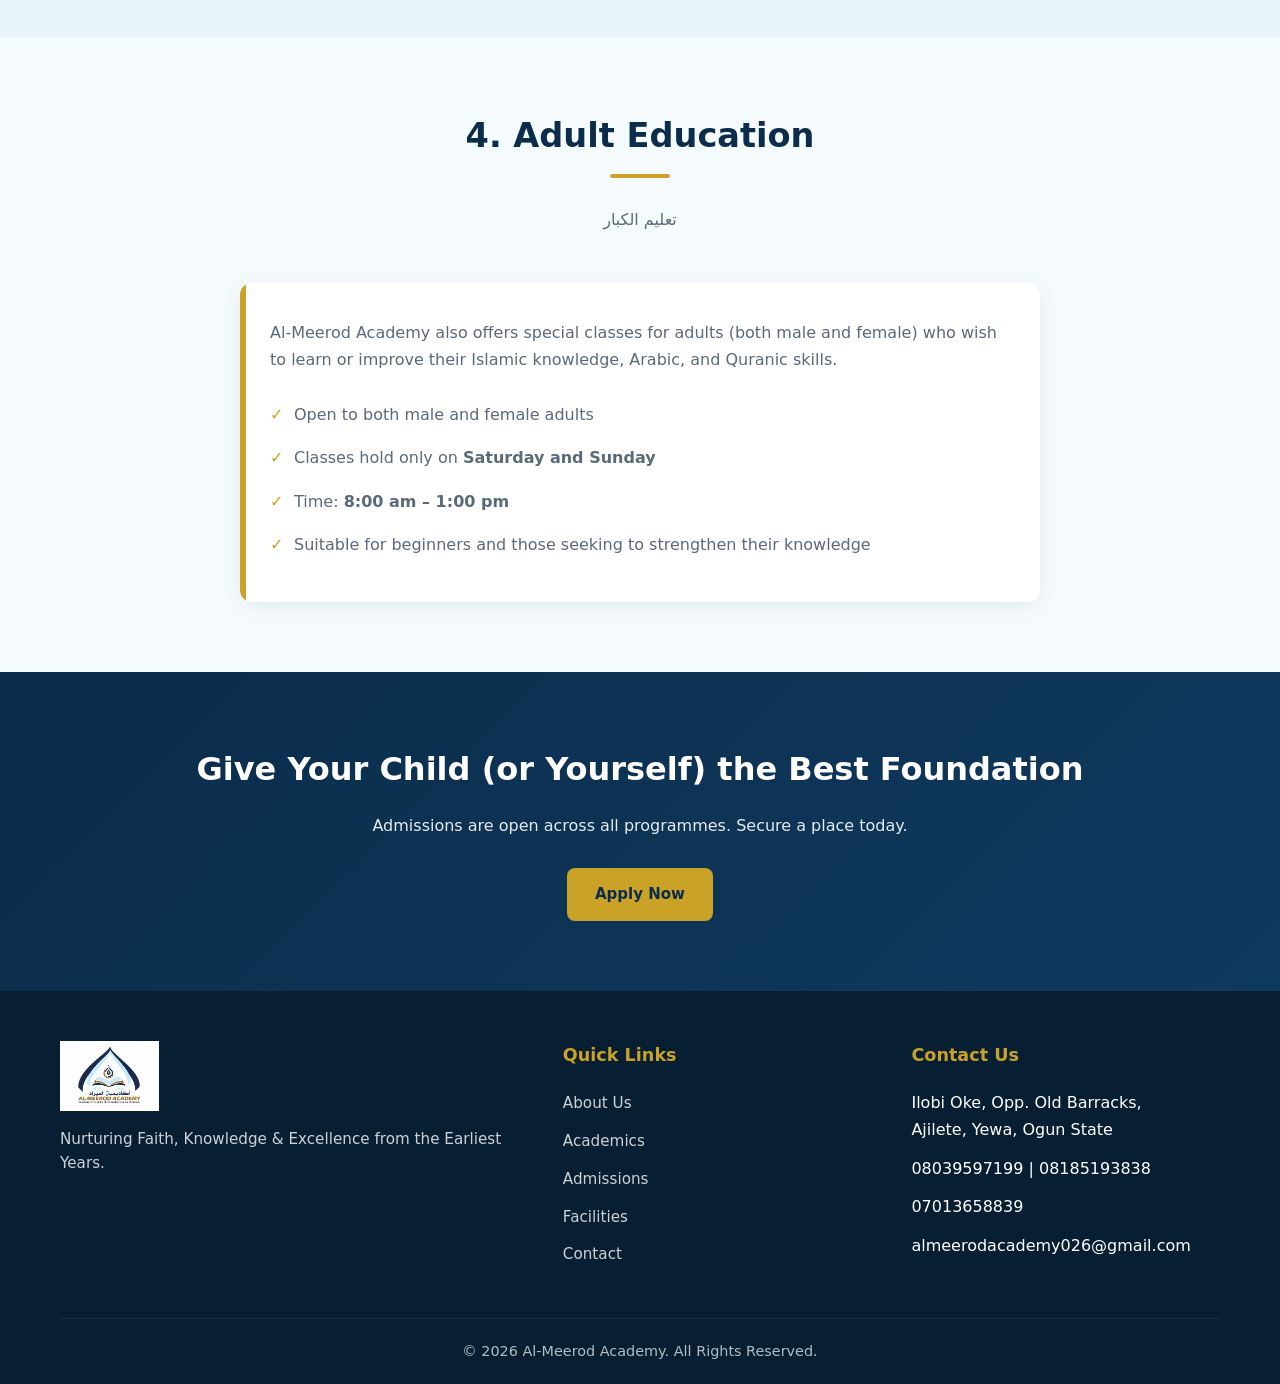
<file: academics.html>
<!DOCTYPE html>
<html lang="en">
<head>
  <meta charset="UTF-8">
  <meta name="viewport" content="width=device-width, initial-scale=1.0">
  <title>Academics | Al-Meerod Academy</title>
  <meta name="description" content="Our academic programmes - Western Education, Complete Quran Memorisation, Arabic Madrasat and Adult Education.">
  <link rel="stylesheet" href="css/style.css">
  <link rel="icon" href="images/logo.png" type="image/png">
</head>
<body>

  <header class="header">
    <div class="container header-inner">
      <a href="index.html" class="logo-link">
        <img src="images/logo.png" alt="Al-Meerod Academy Logo">
      </a>
      <button class="menu-toggle" aria-label="Toggle menu">☰</button>
      <nav class="nav">
        <a href="index.html">Home</a>
        <a href="about.html">About Us</a>
        <a href="academics.html" class="active">Academics</a>
        <a href="admissions.html">Admissions</a>
        <a href="facilities.html">Facilities</a>
        <a href="contact.html">Contact</a>
        <a href="admission-form.html" class="btn-admit">Apply Now</a>
      </nav>
    </div>
  </header>

  <section class="page-hero">
    <div class="container">
      <h1>Academics</h1>
      <p>A balanced curriculum that builds knowledge, character and faith</p>
    </div>
  </section>

  <!-- Overview -->
  <section class="section">
    <div class="container">
      <div class="section-header">
        <h2>What We Offer</h2>
        <p>Al-Meerod Academy provides four major educational tracks designed to develop the complete Muslim individual.</p>
      </div>
      <div class="highlights-grid">
        <div class="highlight-card">
          <div class="icon">📘</div>
          <h3>Western Education</h3>
          <p>Creche, Nursery and Basic (Primary) following Nigerian, Saudi and British curricula.</p>
        </div>
        <div class="highlight-card">
          <div class="icon">📖</div>
          <h3>Complete Quran Memorisation</h3>
          <p>Structured programme for complete memorisation of the Noble Quran with proper tajweed.</p>
        </div>
        <div class="highlight-card">
          <div class="icon">🕌</div>
          <h3>Arabic Madrasat</h3>
          <p>Idaadiyyah, Mutawassitah and Thanaawiyyah for deep Arabic and Islamic sciences.</p>
        </div>
        <div class="highlight-card">
          <div class="icon">👥</div>
          <h3>Adult Education</h3>
          <p>Special weekend classes for male and female adults (Saturday & Sunday).</p>
        </div>
      </div>
    </div>
  </section>

  <!-- Western Education -->
  <section class="section" style="background: var(--sky);">
    <div class="container">
      <div class="section-header">
        <h2>1. Western Education</h2>
        <p>Modern academic foundation from the earliest years</p>
      </div>
      <div class="levels-grid">
        <div class="level-card">
          <div class="level-header">
            <h3>Creche</h3>
            <span>Early Care & Stimulation</span>
          </div>
          <div class="level-body">
            <p>A warm, safe and stimulating environment for our youngest learners.</p>
            <ul>
              <li>Age-appropriate play & learning</li>
              <li>Loving care and supervision</li>
              <li>Early social & motor skills</li>
              <li>Introduction to Islamic values</li>
            </ul>
          </div>
        </div>
        <div class="level-card">
          <div class="level-header">
            <h3>Nursery</h3>
            <span>Foundation Years</span>
          </div>
          <div class="level-body">
            <p>Building curiosity, language and early literacy in a joyful setting.</p>
            <ul>
              <li>Phonics & early reading</li>
              <li>Numeracy foundations</li>
              <li>Creative arts & play</li>
              <li>Arabic alphabet & simple duas</li>
            </ul>
          </div>
        </div>
        <div class="level-card">
          <div class="level-header">
            <h3>Basic (Primary)</h3>
            <span>Basic 1 – 6</span>
          </div>
          <div class="level-body">
            <p>Solid academic base preparing pupils for secondary excellence.</p>
            <ul>
              <li>Full Nigerian + British curriculum</li>
              <li>Science, Mathematics, English & ICT</li>
              <li>Islamic Studies & Arabic</li>
              <li>Leadership and life skills</li>
            </ul>
          </div>
        </div>
      </div>
    </div>
  </section>

  <!-- Complete Quran Memorisation -->
  <section class="section">
    <div class="container">
      <div class="section-header">
        <h2>2. Complete Quran Memorisation</h2>
        <p>تحفيظ القرآن الكريم كاملاً</p>
      </div>
      <div class="about-grid">
        <div class="about-content">
          <p>One of the distinctive strengths of Al-Meerod Academy is our structured <strong>Complete Quran Memorisation</strong> programme.</p>
          <p>Qualified teachers guide pupils at a pace suitable for their age and ability, combining memorisation with understanding of basic meanings and proper tajweed.</p>
          <p>We believe that the Quran is the foundation of a meaningful life. Our goal is to help every child build a strong and loving relationship with the Book of Allah from their earliest years.</p>
          <ul style="margin-top: 20px;">
            <li style="padding: 8px 0; padding-left: 24px; position: relative; color: var(--text-muted);"><span style="position:absolute;left:0;color:var(--gold);font-weight:bold;">✓</span> Age-appropriate Hifz classes</li>
            <li style="padding: 8px 0; padding-left: 24px; position: relative; color: var(--text-muted);"><span style="position:absolute;left:0;color:var(--gold);font-weight:bold;">✓</span> Qualified and experienced teachers</li>
            <li style="padding: 8px 0; padding-left: 24px; position: relative; color: var(--text-muted);"><span style="position:absolute;left:0;color:var(--gold);font-weight:bold;">✓</span> Integration with daily school life</li>
            <li style="padding: 8px 0; padding-left: 24px; position: relative; color: var(--text-muted);"><span style="position:absolute;left:0;color:var(--gold);font-weight:bold;">✓</span> Regular revision and encouragement</li>
          </ul>
        </div>
        <div class="about-image">
          <img src="images/mosque.jpg" alt="Complete Quran Memorisation at Al-Meerod">
        </div>
      </div>
    </div>
  </section>

  <!-- Arabic Madrasat -->
  <section class="section" style="background: var(--sky);">
    <div class="container">
      <div class="section-header">
        <h2>3. Arabic Madrasat</h2>
        <p>المدرسة العربية</p>
      </div>
      <p style="text-align: center; max-width: 700px; margin: 0 auto 40px; color: var(--text-muted);">
        A structured Arabic and Islamic sciences pathway that builds strong language skills and deep religious knowledge.
      </p>
      <div class="levels-grid">
        <div class="level-card">
          <div class="level-header">
            <h3>Idaadiyyah</h3>
            <span>الإعدادية</span>
          </div>
          <div class="level-body">
            <p>Preparatory level focusing on foundational Arabic language, basic Islamic studies and Quranic reading.</p>
            <ul>
              <li>Arabic reading & writing</li>
              <li>Basic grammar (Nahw & Sarf)</li>
              <li>Quran & Tajweed</li>
              <li>Aqidah & Fiqh fundamentals</li>
            </ul>
          </div>
        </div>
        <div class="level-card">
          <div class="level-header">
            <h3>Mutawassitah</h3>
            <span>المتوسطة</span>
          </div>
          <div class="level-body">
            <p>Intermediate level that deepens Arabic proficiency and expands knowledge of Islamic sciences.</p>
            <ul>
              <li>Intermediate Arabic language</li>
              <li>Hadith & Seerah studies</li>
              <li>Advanced Tajweed</li>
              <li>Islamic history & manners</li>
            </ul>
          </div>
        </div>
        <div class="level-card">
          <div class="level-header">
            <h3>Thanaawiyyah</h3>
            <span>الثانوية</span>
          </div>
          <div class="level-body">
            <p>Secondary level preparing students for higher Islamic studies and strong scholarly foundation.</p>
            <ul>
              <li>Advanced Arabic literature</li>
              <li>Tafsir & Usul al-Fiqh</li>
              <li>Hadith sciences</li>
              <li>Leadership & Da’wah skills</li>
            </ul>
          </div>
        </div>
      </div>
    </div>
  </section>

  <!-- Adult Education -->
  <section class="section">
    <div class="container">
      <div class="section-header">
        <h2>4. Adult Education</h2>
        <p>تعليم الكبار</p>
      </div>
      <div class="vm-card" style="max-width: 800px; margin: 0 auto;">
        <p>Al-Meerod Academy also offers special classes for adults (both male and female) who wish to learn or improve their Islamic knowledge, Arabic, and Quranic skills.</p>
        <ul style="margin-top: 20px; color: var(--text-muted);">
          <li style="padding: 8px 0; padding-left: 24px; position: relative;"><span style="position:absolute;left:0;color:var(--gold);font-weight:bold;">✓</span> Open to both male and female adults</li>
          <li style="padding: 8px 0; padding-left: 24px; position: relative;"><span style="position:absolute;left:0;color:var(--gold);font-weight:bold;">✓</span> Classes hold only on <strong>Saturday and Sunday</strong></li>
          <li style="padding: 8px 0; padding-left: 24px; position: relative;"><span style="position:absolute;left:0;color:var(--gold);font-weight:bold;">✓</span> Time: <strong>8:00 am – 1:00 pm</strong></li>
          <li style="padding: 8px 0; padding-left: 24px; position: relative;"><span style="position:absolute;left:0;color:var(--gold);font-weight:bold;">✓</span> Suitable for beginners and those seeking to strengthen their knowledge</li>
        </ul>
      </div>
    </div>
  </section>

  <!-- CTA -->
  <section class="cta">
    <div class="container">
      <h2>Give Your Child (or Yourself) the Best Foundation</h2>
      <p>Admissions are open across all programmes. Secure a place today.</p>
      <a href="admission-form.html" class="btn btn-primary">Apply Now</a>
    </div>
  </section>

  <footer class="footer">
    <div class="container">
      <div class="footer-grid">
        <div class="footer-brand">
          <img src="images/logo.png" alt="Al-Meerod Academy">
          <p>Nurturing Faith, Knowledge & Excellence from the Earliest Years.</p>
        </div>
        <div>
          <h4>Quick Links</h4>
          <ul>
            <li><a href="about.html">About Us</a></li>
            <li><a href="academics.html">Academics</a></li>
            <li><a href="admissions.html">Admissions</a></li>
            <li><a href="facilities.html">Facilities</a></li>
            <li><a href="contact.html">Contact</a></li>
          </ul>
        </div>
        <div>
          <h4>Contact Us</h4>
          <ul>
            <li>Ilobi Oke, Opp. Old Barracks,<br>Ajilete, Yewa, Ogun State</li>
            <li style="margin-top:12px;">08039597199 | 08185193838</li>
            <li>07013658839</li>
            <li style="margin-top:12px;">almeerodacademy026@gmail.com</li>
          </ul>
        </div>
      </div>
      <div class="footer-bottom">
        <p>&copy; 2026 Al-Meerod Academy. All Rights Reserved.</p>
      </div>
    </div>
  </footer>

  <script src="js/main.js"></script>
</body>
</html>
</file>
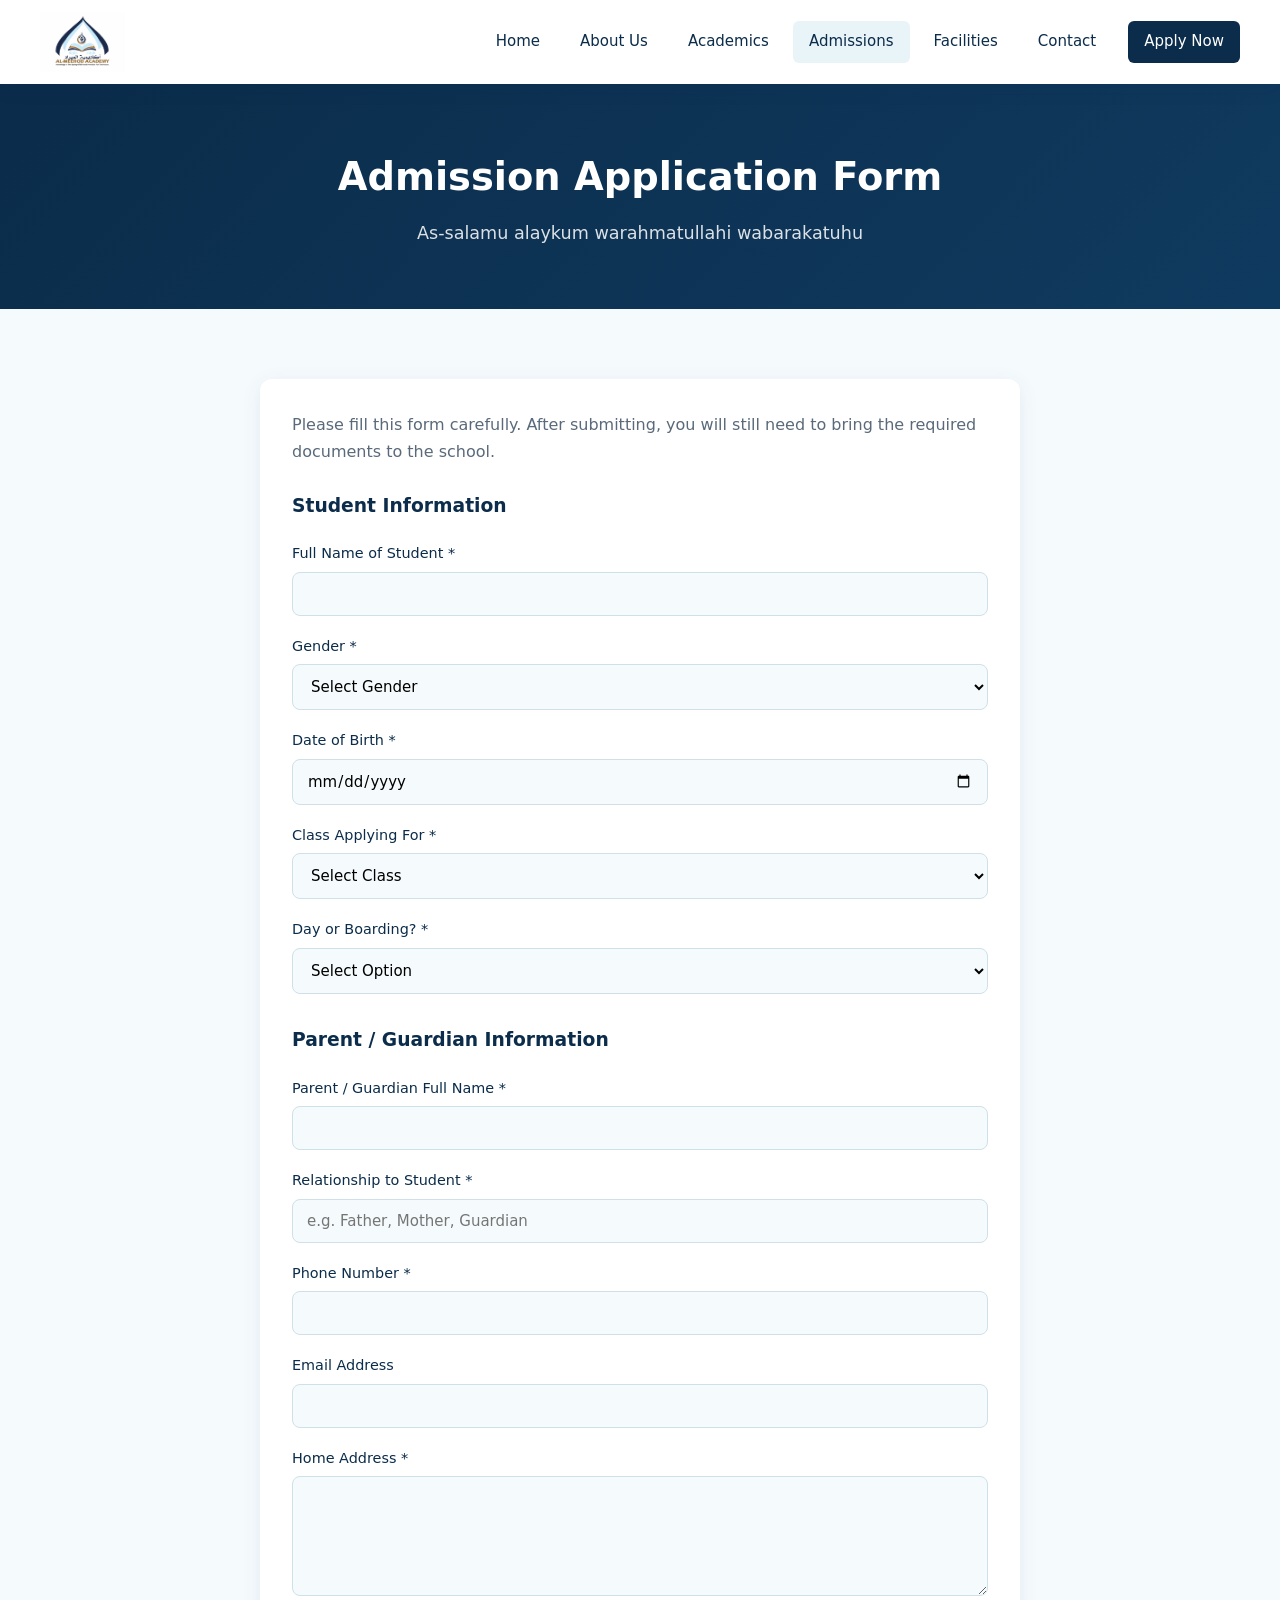
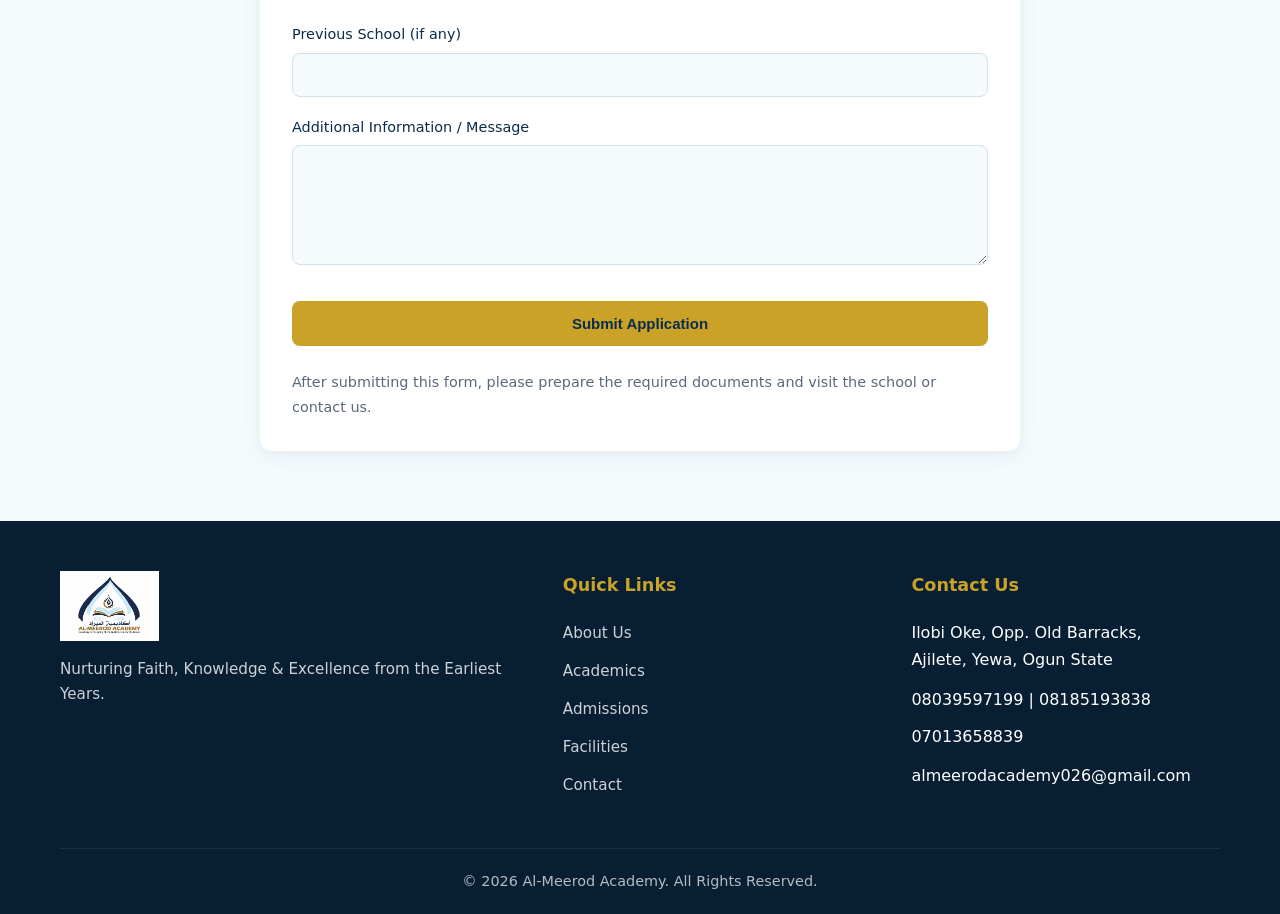
<file: admission-form.html>
<!DOCTYPE html>
<html lang="en">
<head>
  <meta charset="UTF-8">
  <meta name="viewport" content="width=device-width, initial-scale=1.0">
  <title>Admission Form | Al-Meerod Academy</title>
  <meta name="description" content="Online Admission Form for Al-Meerod Academy - Creche, Nursery, Primary, Complete Quran Memorisation and Arabic Madrasat.">
  <link rel="stylesheet" href="css/style.css">
  <link rel="icon" href="images/logo.png" type="image/png">
</head>
<body>

  <header class="header">
    <div class="container header-inner">
      <a href="index.html" class="logo-link">
        <img src="images/logo.png" alt="Al-Meerod Academy Logo">
      </a>
      <button class="menu-toggle" aria-label="Toggle menu">☰</button>
      <nav class="nav">
        <a href="index.html">Home</a>
        <a href="about.html">About Us</a>
        <a href="academics.html">Academics</a>
        <a href="admissions.html" class="active">Admissions</a>
        <a href="facilities.html">Facilities</a>
        <a href="contact.html">Contact</a>
        <a href="admissions.html" class="btn-admit">Apply Now</a>
      </nav>
    </div>
  </header>

  <section class="page-hero">
    <div class="container">
      <h1>Admission Application Form</h1>
      <p>As-salamu alaykum warahmatullahi wabarakatuhu</p>
    </div>
  </section>

  <section class="section">
    <div class="container" style="max-width: 800px;">
      <div class="contact-form">
        <p style="margin-bottom: 24px; color: var(--text-muted);">
          Please fill this form carefully. After submitting, you will still need to bring the required documents to the school.
        </p>

        <form action="https://formsubmit.co/almeerodacademy026@gmail.com" method="POST">
          <!-- FormSubmit settings -->
          <input type="hidden" name="_subject" value="New Admission Application - Al-Meerod Academy">
          <input type="hidden" name="_captcha" value="false">
          <input type="hidden" name="_template" value="table">
          <input type="hidden" name="_next" value="https://yourusername.github.io/al-meerod-academy/admissions.html">

          <h3 style="color: var(--navy); margin-bottom: 20px;">Student Information</h3>

          <div class="form-group">
            <label for="student_name">Full Name of Student *</label>
            <input type="text" id="student_name" name="Student Full Name" required>
          </div>

          <div class="form-group">
            <label for="gender">Gender *</label>
            <select id="gender" name="Gender" required>
              <option value="">Select Gender</option>
              <option value="Male">Male</option>
              <option value="Female">Female</option>
            </select>
          </div>

          <div class="form-group">
            <label for="dob">Date of Birth *</label>
            <input type="date" id="dob" name="Date of Birth" required>
          </div>

          <div class="form-group">
            <label for="class">Class Applying For *</label>
            <select id="class" name="Class Applying For" required>
              <option value="">Select Class</option>
              <optgroup label="Western Education">
                <option value="Creche">Creche</option>
                <option value="Nursery 1">Nursery 1</option>
                <option value="Nursery 2">Nursery 2</option>
                <option value="Nursery 3">Nursery 3</option>
                <option value="Basic 1">Basic 1</option>
                <option value="Basic 2">Basic 2</option>
                <option value="Basic 3">Basic 3</option>
                <option value="Basic 4">Basic 4</option>
                <option value="Basic 5">Basic 5</option>
                <option value="Basic 6">Basic 6</option>
              </optgroup>
              <optgroup label="Complete Quran Memorisation">
                <option value="Complete Quran Memorisation">Complete Quran Memorisation</option>
              </optgroup>
              <optgroup label="Arabic Madrasat">
                <option value="Idaadiyyah">Idaadiyyah (الإعدادية)</option>
                <option value="Mutawassitah">Mutawassitah (المتوسطة)</option>
                <option value="Thanaawiyyah">Thanaawiyyah (الثانوية)</option>
              </optgroup>
              <optgroup label="Adult Education">
                <option value="Adult Education">Adult Education (Male & Female)</option>
              </optgroup>
            </select>
          </div>

          <div class="form-group">
            <label for="boarding">Day or Boarding? *</label>
            <select id="boarding" name="Day or Boarding" required>
              <option value="">Select Option</option>
              <option value="Day">Day</option>
              <option value="Boarding">Boarding</option>
            </select>
          </div>

          <h3 style="color: var(--navy); margin: 30px 0 20px;">Parent / Guardian Information</h3>

          <div class="form-group">
            <label for="parent_name">Parent / Guardian Full Name *</label>
            <input type="text" id="parent_name" name="Parent/Guardian Name" required>
          </div>

          <div class="form-group">
            <label for="relationship">Relationship to Student *</label>
            <input type="text" id="relationship" name="Relationship" required placeholder="e.g. Father, Mother, Guardian">
          </div>

          <div class="form-group">
            <label for="phone">Phone Number *</label>
            <input type="tel" id="phone" name="Phone Number" required>
          </div>

          <div class="form-group">
            <label for="email">Email Address</label>
            <input type="email" id="email" name="Email">
          </div>

          <div class="form-group">
            <label for="address">Home Address *</label>
            <textarea id="address" name="Home Address" required rows="3"></textarea>
          </div>

          <div class="form-group">
            <label for="previous_school">Previous School (if any)</label>
            <input type="text" id="previous_school" name="Previous School">
          </div>

          <div class="form-group">
            <label for="message">Additional Information / Message</label>
            <textarea id="message" name="Additional Message" rows="4"></textarea>
          </div>

          <button type="submit" class="btn btn-primary" style="width: 100%; margin-top: 10px;">Submit Application</button>
        </form>

        <p style="margin-top: 24px; font-size: 0.9rem; color: var(--text-muted);">
          After submitting this form, please prepare the required documents and visit the school or contact us.
        </p>
      </div>
    </div>
  </section>

  <footer class="footer">
    <div class="container">
      <div class="footer-grid">
        <div class="footer-brand">
          <img src="images/logo.png" alt="Al-Meerod Academy">
          <p>Nurturing Faith, Knowledge & Excellence from the Earliest Years.</p>
        </div>
        <div>
          <h4>Quick Links</h4>
          <ul>
            <li><a href="about.html">About Us</a></li>
            <li><a href="academics.html">Academics</a></li>
            <li><a href="admissions.html">Admissions</a></li>
            <li><a href="facilities.html">Facilities</a></li>
            <li><a href="contact.html">Contact</a></li>
          </ul>
        </div>
        <div>
          <h4>Contact Us</h4>
          <ul>
            <li>Ilobi Oke, Opp. Old Barracks,<br>Ajilete, Yewa, Ogun State</li>
            <li style="margin-top:12px;">08039597199 | 08185193838</li>
            <li>07013658839</li>
            <li style="margin-top:12px;">almeerodacademy026@gmail.com</li>
          </ul>
        </div>
      </div>
      <div class="footer-bottom">
        <p>&copy; 2026 Al-Meerod Academy. All Rights Reserved.</p>
      </div>
    </div>
  </footer>

  <script src="js/main.js"></script>
</body>
</html>
</file>
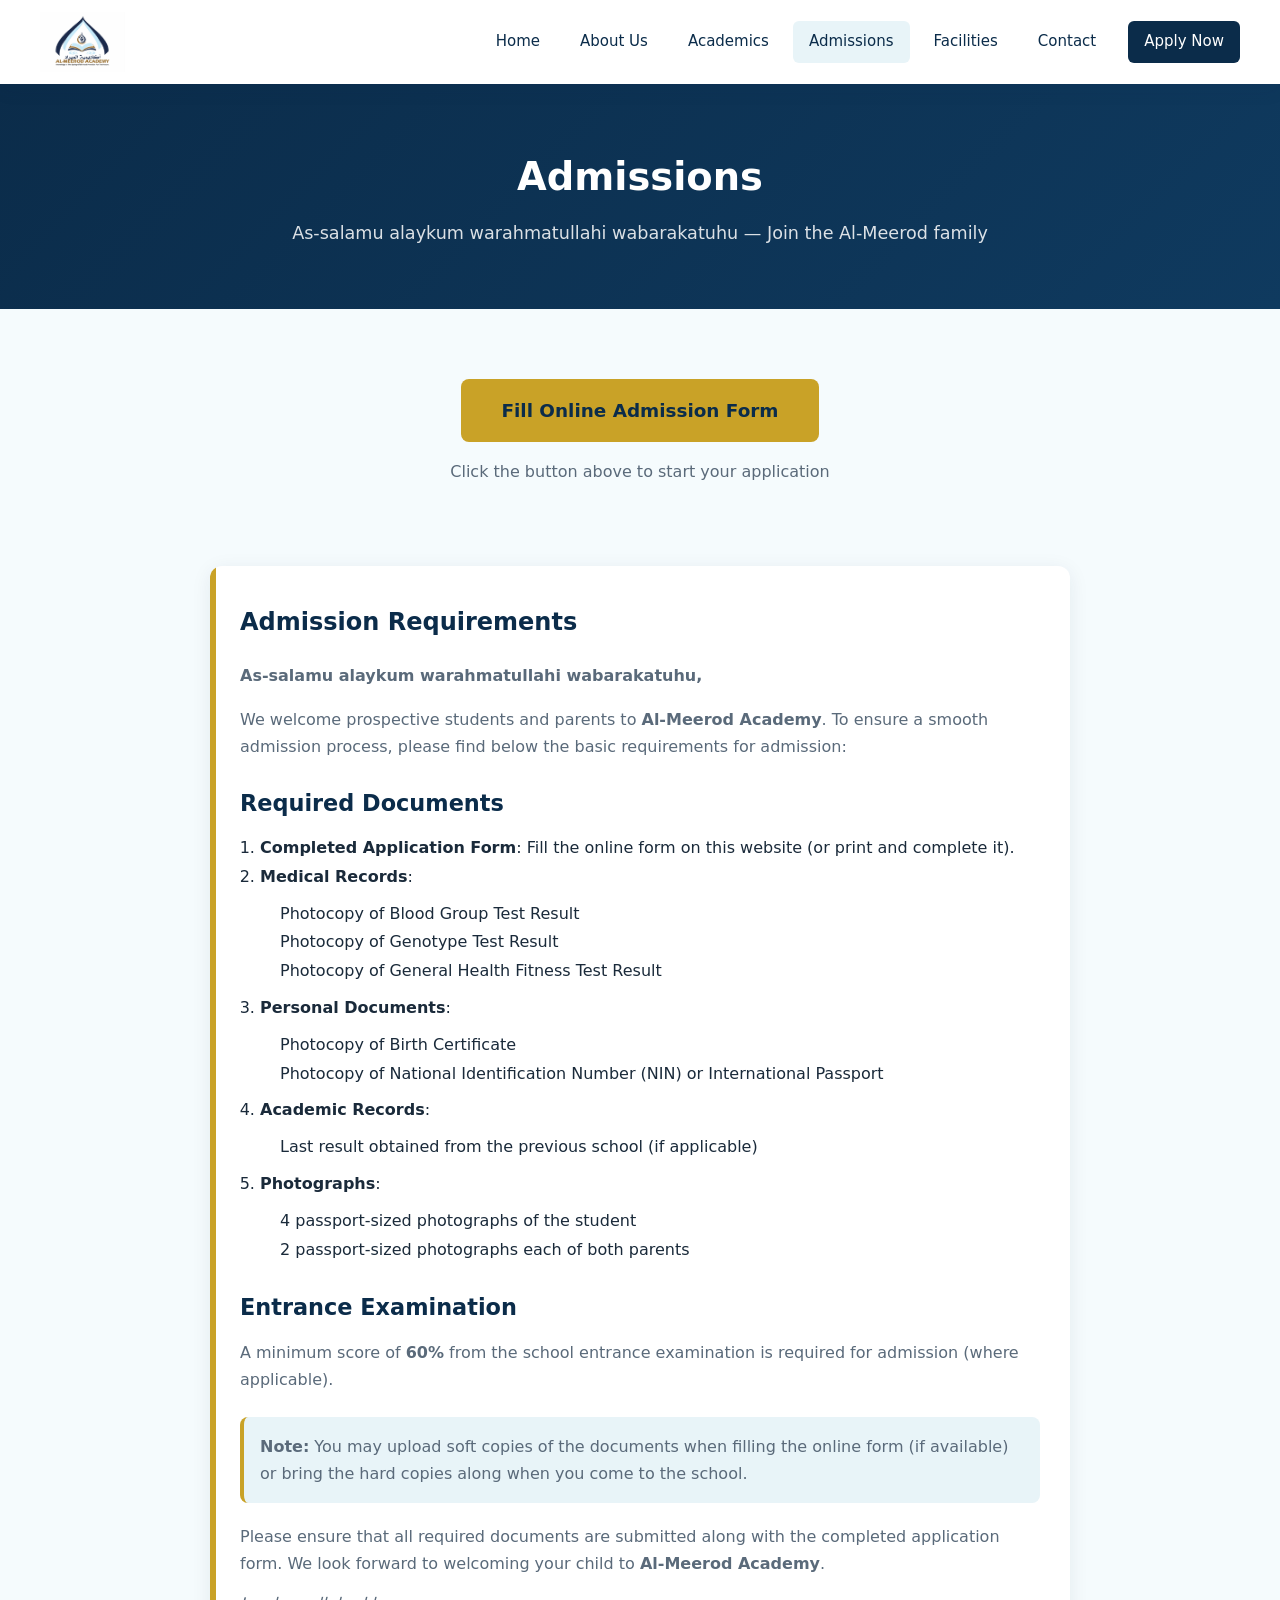
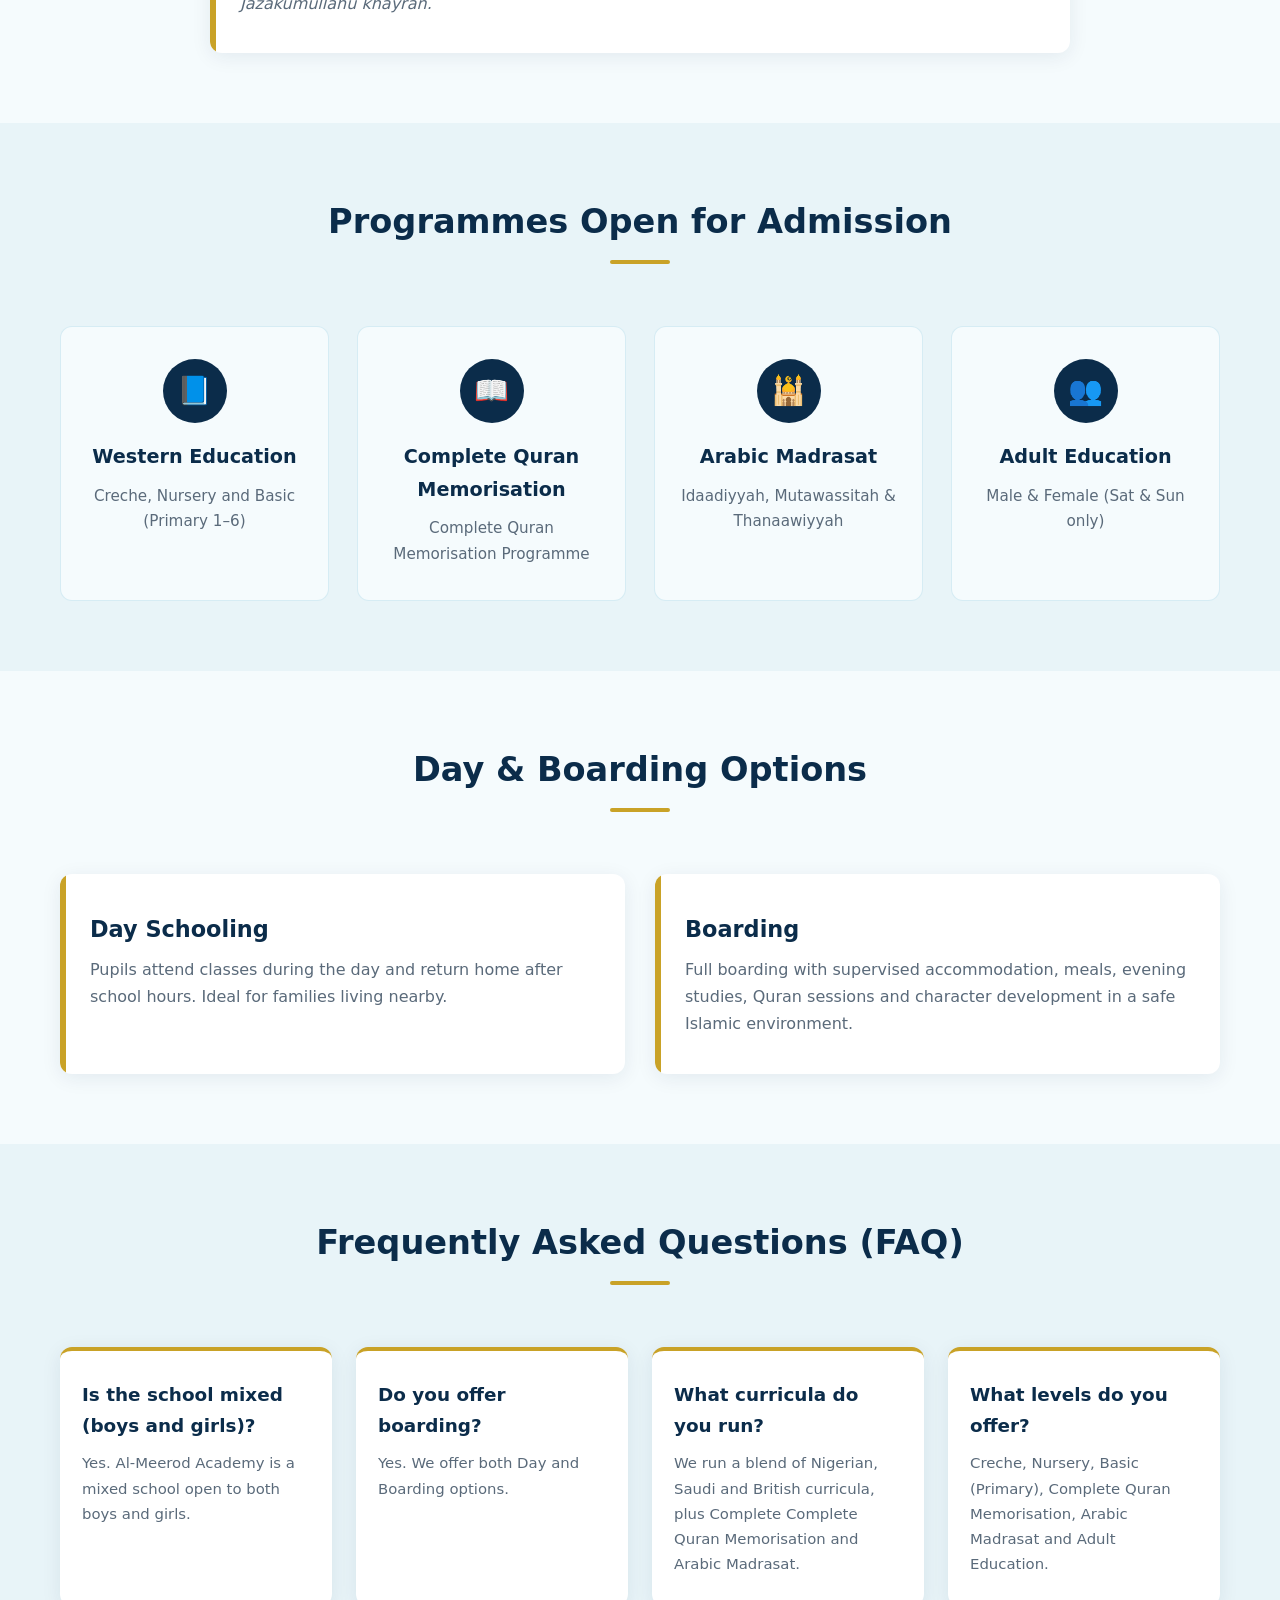
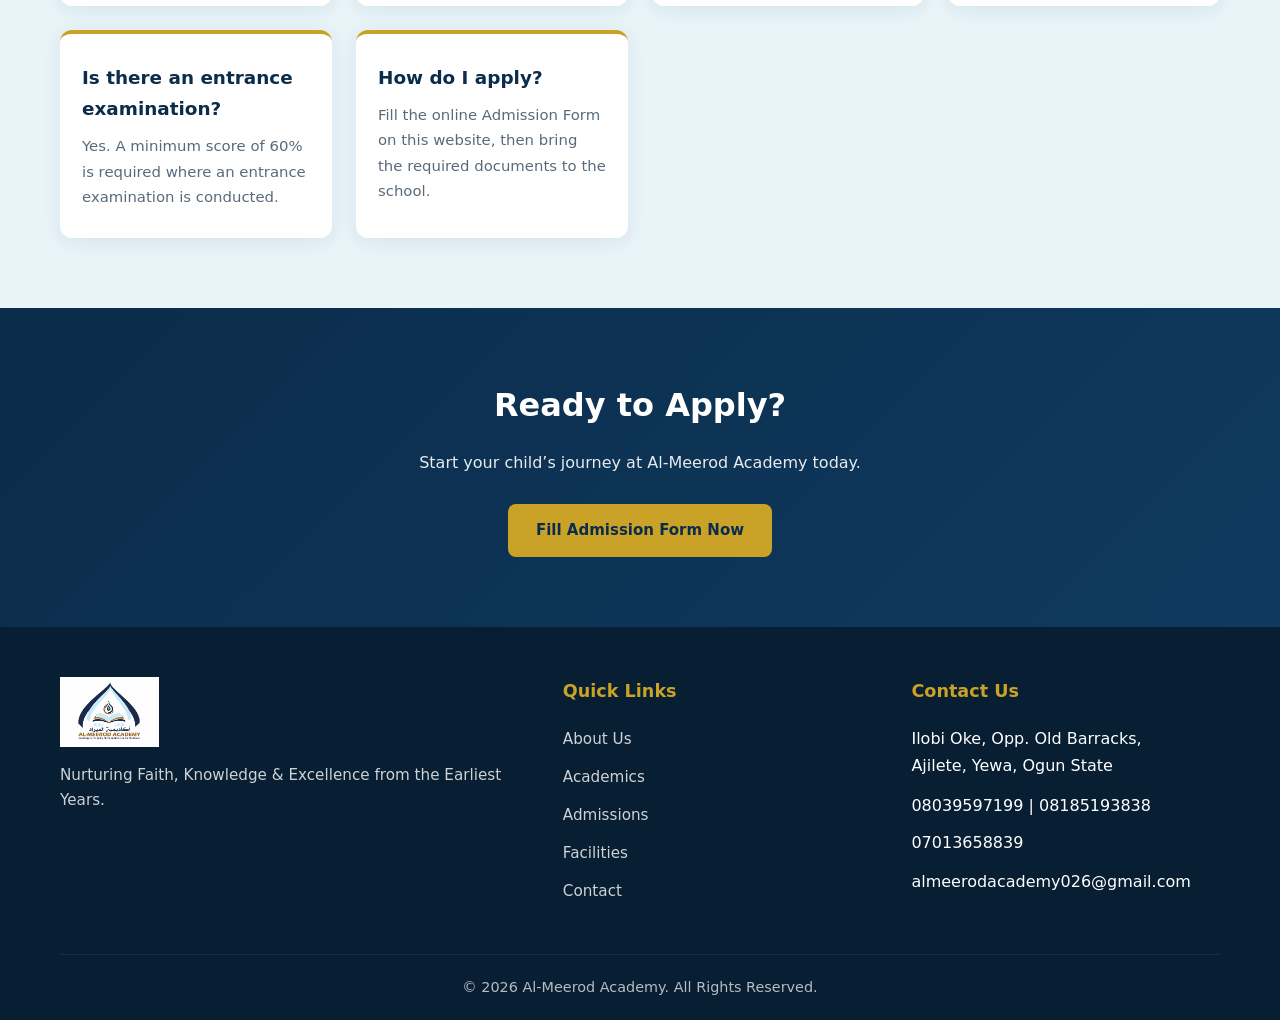
<file: admissions.html>
<!DOCTYPE html>
<html lang="en">
<head>
  <meta charset="UTF-8">
  <meta name="viewport" content="width=device-width, initial-scale=1.0">
  <title>Admissions | Al-Meerod Academy</title>
  <meta name="description" content="Admissions information, requirements and online application form for Al-Meerod Academy.">
  <link rel="stylesheet" href="css/style.css">
  <link rel="icon" href="images/logo.png" type="image/png">
</head>
<body>

  <header class="header">
    <div class="container header-inner">
      <a href="index.html" class="logo-link">
        <img src="images/logo.png" alt="Al-Meerod Academy Logo">
      </a>
      <button class="menu-toggle" aria-label="Toggle menu">☰</button>
      <nav class="nav">
        <a href="index.html">Home</a>
        <a href="about.html">About Us</a>
        <a href="academics.html">Academics</a>
        <a href="admissions.html" class="active">Admissions</a>
        <a href="facilities.html">Facilities</a>
        <a href="contact.html">Contact</a>
        <a href="admission-form.html" class="btn-admit">Apply Now</a>
      </nav>
    </div>
  </header>

  <section class="page-hero">
    <div class="container">
      <h1>Admissions</h1>
      <p>As-salamu alaykum warahmatullahi wabarakatuhu — Join the Al-Meerod family</p>
    </div>
  </section>

  <!-- Apply Button -->
  <section class="section" style="padding-bottom: 10px;">
    <div class="container" style="text-align: center;">
      <a href="admission-form.html" class="btn btn-primary" style="font-size: 1.15rem; padding: 16px 40px;">
        Fill Online Admission Form
      </a>
      <p style="margin-top: 16px; color: var(--text-muted);">Click the button above to start your application</p>
    </div>
  </section>

  <!-- Full Requirements -->
  <section class="section">
    <div class="container" style="max-width: 900px;">
      <div class="vm-card">
        <h2 style="color: var(--navy); margin-bottom: 20px;">Admission Requirements</h2>
        <p style="margin-bottom: 16px;"><strong>As-salamu alaykum warahmatullahi wabarakatuhu,</strong></p>
        <p style="margin-bottom: 16px;">We welcome prospective students and parents to <strong>Al-Meerod Academy</strong>. To ensure a smooth admission process, please find below the basic requirements for admission:</p>

        <h3 style="color: var(--navy); margin: 24px 0 12px;">Required Documents</h3>
        <ol style="padding-left: 20px; color: var(--text); line-height: 1.8;">
          <li><strong>Completed Application Form</strong>: Fill the online form on this website (or print and complete it).</li>
          <li><strong>Medical Records</strong>:
            <ul style="margin: 8px 0 8px 20px;">
              <li>Photocopy of Blood Group Test Result</li>
              <li>Photocopy of Genotype Test Result</li>
              <li>Photocopy of General Health Fitness Test Result</li>
            </ul>
          </li>
          <li><strong>Personal Documents</strong>:
            <ul style="margin: 8px 0 8px 20px;">
              <li>Photocopy of Birth Certificate</li>
              <li>Photocopy of National Identification Number (NIN) or International Passport</li>
            </ul>
          </li>
          <li><strong>Academic Records</strong>:
            <ul style="margin: 8px 0 8px 20px;">
              <li>Last result obtained from the previous school (if applicable)</li>
            </ul>
          </li>
          <li><strong>Photographs</strong>:
            <ul style="margin: 8px 0 8px 20px;">
              <li>4 passport-sized photographs of the student</li>
              <li>2 passport-sized photographs each of both parents</li>
            </ul>
          </li>
        </ol>

        <h3 style="color: var(--navy); margin: 24px 0 12px;">Entrance Examination</h3>
        <p>A minimum score of <strong>60%</strong> from the school entrance examination is required for admission (where applicable).</p>

        <p style="margin-top: 24px; background: var(--sky); padding: 16px; border-radius: 8px; border-left: 4px solid var(--gold);">
          <strong>Note:</strong> You may upload soft copies of the documents when filling the online form (if available) or bring the hard copies along when you come to the school.
        </p>

        <p style="margin-top: 20px;">Please ensure that all required documents are submitted along with the completed application form. We look forward to welcoming your child to <strong>Al-Meerod Academy</strong>.</p>
        <p style="margin-top: 12px;"><em>Jazakumullahu khayran.</em></p>
      </div>
    </div>
  </section>

  <!-- Who We Welcome -->
  <section class="section" style="background: var(--sky);">
    <div class="container">
      <div class="section-header">
        <h2>Programmes Open for Admission</h2>
      </div>
      <div class="highlights-grid">
        <div class="highlight-card">
          <div class="icon">📘</div>
          <h3>Western Education</h3>
          <p>Creche, Nursery and Basic (Primary 1–6)</p>
        </div>
        <div class="highlight-card">
          <div class="icon">📖</div>
          <h3>Complete Quran Memorisation</h3>
          <p>Complete Quran Memorisation Programme</p>
        </div>
        <div class="highlight-card">
          <div class="icon">🕌</div>
          <h3>Arabic Madrasat</h3>
          <p>Idaadiyyah, Mutawassitah & Thanaawiyyah</p>
        </div>
        <div class="highlight-card">
          <div class="icon">👥</div>
          <h3>Adult Education</h3>
          <p>Male & Female (Sat & Sun only)</p>
        </div>
      </div>
    </div>
  </section>

  <!-- Day & Boarding -->
  <section class="section">
    <div class="container">
      <div class="section-header">
        <h2>Day & Boarding Options</h2>
      </div>
      <div class="vm-grid">
        <div class="vm-card">
          <h3>Day Schooling</h3>
          <p>Pupils attend classes during the day and return home after school hours. Ideal for families living nearby.</p>
        </div>
        <div class="vm-card">
          <h3>Boarding</h3>
          <p>Full boarding with supervised accommodation, meals, evening studies, Quran sessions and character development in a safe Islamic environment.</p>
        </div>
      </div>
    </div>
  </section>

  <!-- FAQ -->
  <section class="section" style="background: var(--sky);">
    <div class="container">
      <div class="section-header">
        <h2>Frequently Asked Questions (FAQ)</h2>
      </div>
      <div class="values-grid">
        <div class="value-card">
          <h3>Is the school mixed (boys and girls)?</h3>
          <p>Yes. Al-Meerod Academy is a mixed school open to both boys and girls.</p>
        </div>
        <div class="value-card">
          <h3>Do you offer boarding?</h3>
          <p>Yes. We offer both Day and Boarding options.</p>
        </div>
        <div class="value-card">
          <h3>What curricula do you run?</h3>
          <p>We run a blend of Nigerian, Saudi and British curricula, plus Complete Complete Quran Memorisation and Arabic Madrasat.</p>
        </div>
        <div class="value-card">
          <h3>What levels do you offer?</h3>
          <p>Creche, Nursery, Basic (Primary), Complete Quran Memorisation, Arabic Madrasat and Adult Education.</p>
        </div>
        <div class="value-card">
          <h3>Is there an entrance examination?</h3>
          <p>Yes. A minimum score of 60% is required where an entrance examination is conducted.</p>
        </div>
        <div class="value-card">
          <h3>How do I apply?</h3>
          <p>Fill the online Admission Form on this website, then bring the required documents to the school.</p>
        </div>
      </div>
    </div>
  </section>

  <!-- Final CTA -->
  <section class="cta">
    <div class="container">
      <h2>Ready to Apply?</h2>
      <p>Start your child’s journey at Al-Meerod Academy today.</p>
      <a href="admission-form.html" class="btn btn-primary">Fill Admission Form Now</a>
    </div>
  </section>

  <footer class="footer">
    <div class="container">
      <div class="footer-grid">
        <div class="footer-brand">
          <img src="images/logo.png" alt="Al-Meerod Academy">
          <p>Nurturing Faith, Knowledge & Excellence from the Earliest Years.</p>
        </div>
        <div>
          <h4>Quick Links</h4>
          <ul>
            <li><a href="about.html">About Us</a></li>
            <li><a href="academics.html">Academics</a></li>
            <li><a href="admissions.html">Admissions</a></li>
            <li><a href="facilities.html">Facilities</a></li>
            <li><a href="contact.html">Contact</a></li>
          </ul>
        </div>
        <div>
          <h4>Contact Us</h4>
          <ul>
            <li>Ilobi Oke, Opp. Old Barracks,<br>Ajilete, Yewa, Ogun State</li>
            <li style="margin-top:12px;">08039597199 | 08185193838</li>
            <li>07013658839</li>
            <li style="margin-top:12px;">almeerodacademy026@gmail.com</li>
          </ul>
        </div>
      </div>
      <div class="footer-bottom">
        <p>&copy; 2026 Al-Meerod Academy. All Rights Reserved.</p>
      </div>
    </div>
  </footer>

  <script src="js/main.js"></script>
</body>
</html>
</file>
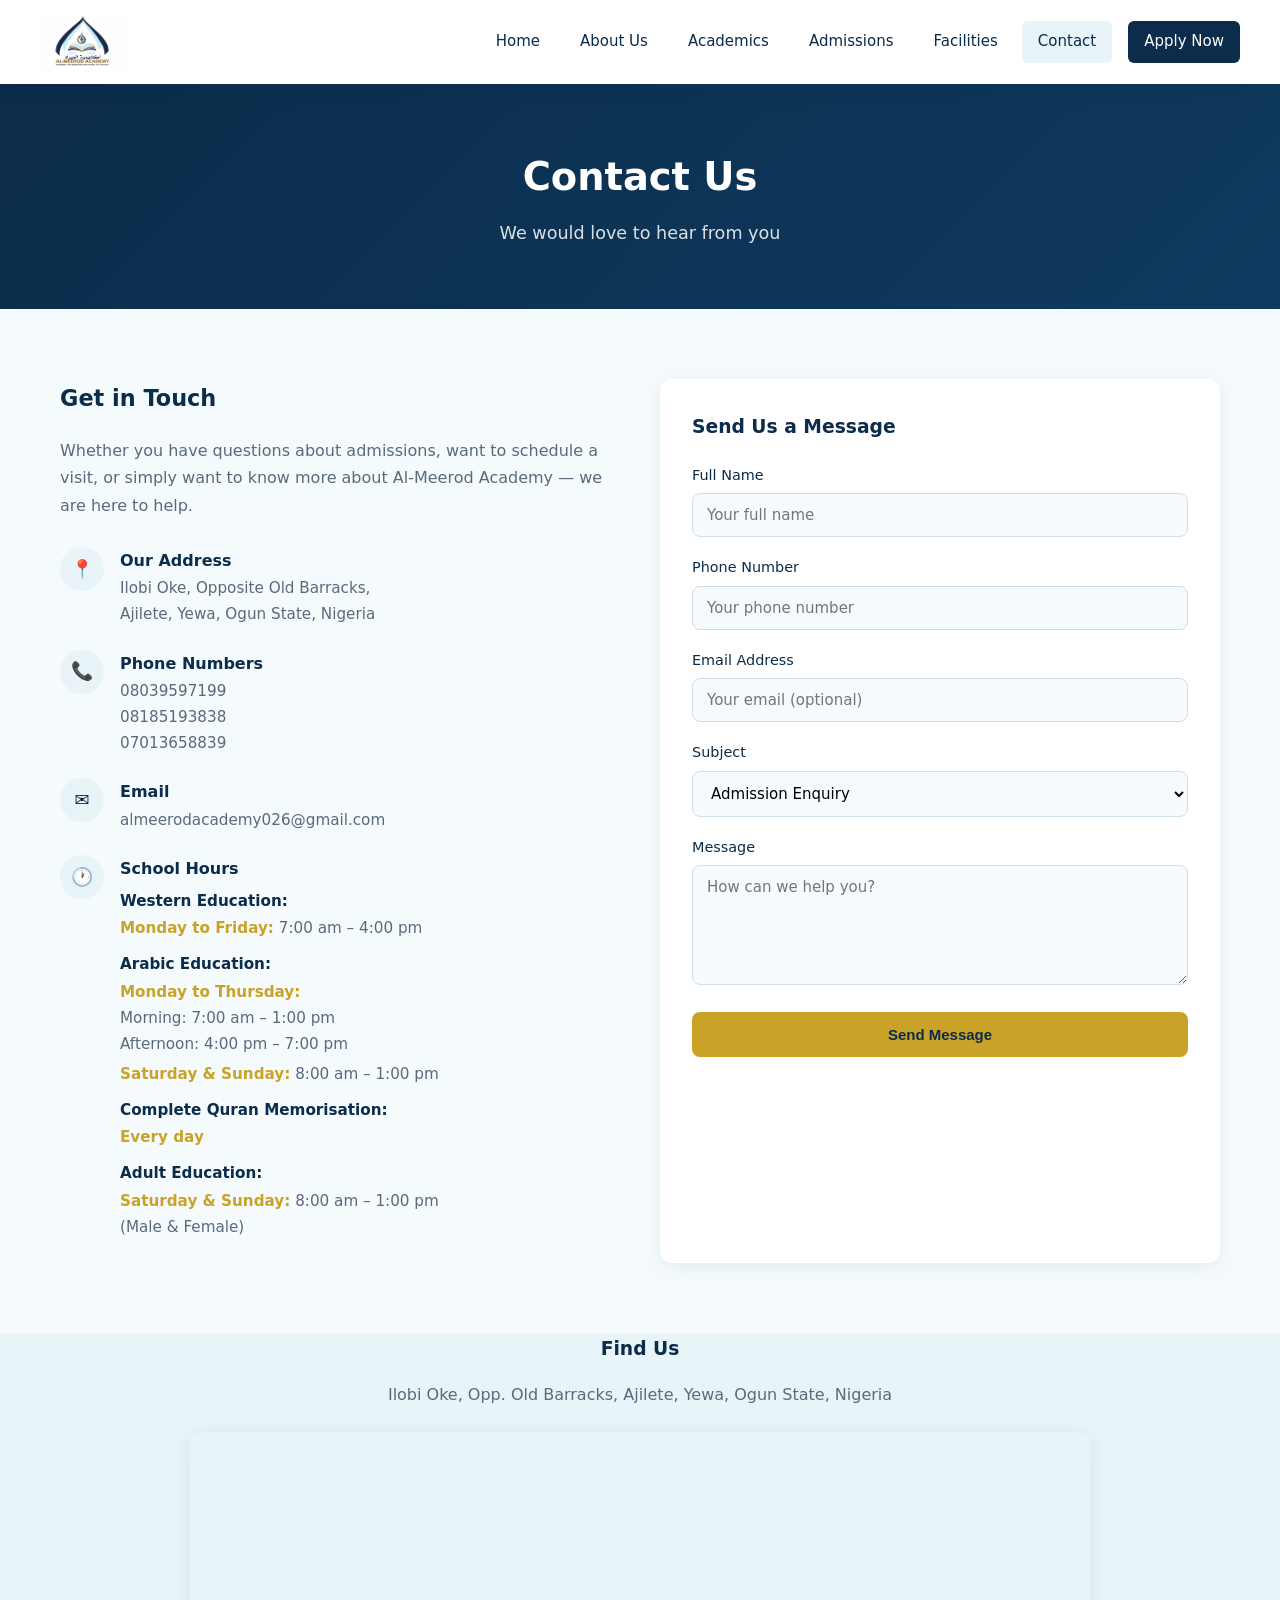
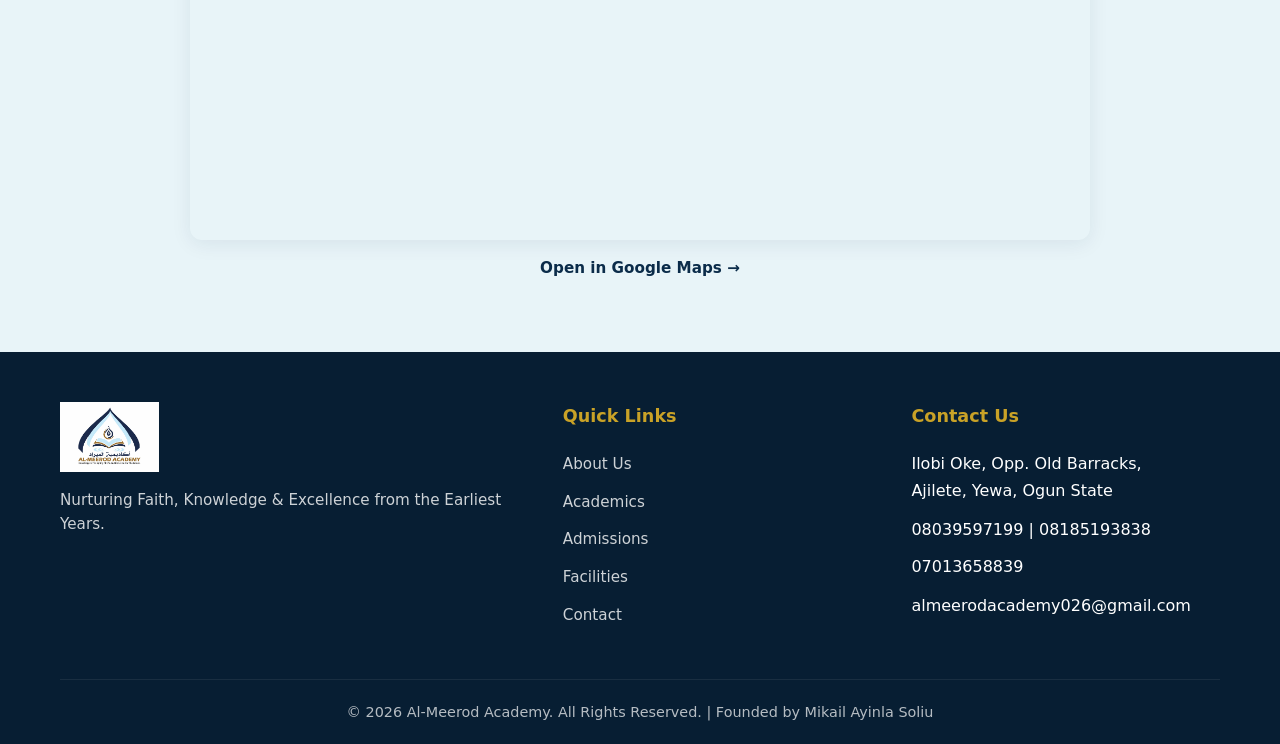
<file: contact.html>
<!DOCTYPE html>
<html lang="en">
<head>
  <meta charset="UTF-8">
  <meta name="viewport" content="width=device-width, initial-scale=1.0">
  <title>Contact Us | Al-Meerod Academy</title>
  <meta name="description" content="Contact Al-Meerod Academy in Ajilete, Yewa, Ogun State. Phone, email and location details.">
  <link rel="stylesheet" href="css/style.css">
  <link rel="icon" href="images/logo.png" type="image/png">
</head>
<body>

  <header class="header">
    <div class="container header-inner">
      <a href="index.html" class="logo-link">
        <img src="images/logo.png" alt="Al-Meerod Academy Logo">
      </a>
      <button class="menu-toggle" aria-label="Toggle menu">☰</button>
      <nav class="nav">
        <a href="index.html">Home</a>
        <a href="about.html">About Us</a>
        <a href="academics.html">Academics</a>
        <a href="admissions.html">Admissions</a>
        <a href="facilities.html">Facilities</a>
        <a href="contact.html" class="active">Contact</a>
        <a href="admission-form.html" class="btn-admit">Apply Now</a>
      </nav>
    </div>
  </header>

  <section class="page-hero">
    <div class="container">
      <h1>Contact Us</h1>
      <p>We would love to hear from you</p>
    </div>
  </section>

  <section class="section">
    <div class="container">
      <div class="contact-grid">
        <div class="contact-info">
          <h3>Get in Touch</h3>
          <p style="margin-bottom: 28px; color: var(--text-muted);">Whether you have questions about admissions, want to schedule a visit, or simply want to know more about Al-Meerod Academy — we are here to help.</p>

          <div class="contact-item">
            <div class="icon">📍</div>
            <div>
              <strong>Our Address</strong>
              <p>Ilobi Oke, Opposite Old Barracks,<br>Ajilete, Yewa, Ogun State, Nigeria</p>
            </div>
          </div>

          <div class="contact-item">
            <div class="icon">📞</div>
            <div>
              <strong>Phone Numbers</strong>
              <p>
                <a href="tel:08039597199">08039597199</a><br>
                <a href="tel:08185193838">08185193838</a><br>
                <a href="tel:07013658839">07013658839</a>
              </p>
            </div>
          </div>

          <div class="contact-item">
            <div class="icon">✉️</div>
            <div>
              <strong>Email</strong>
              <p><a href="mailto:almeerodacademy026@gmail.com">almeerodacademy026@gmail.com</a></p>
            </div>
          </div>

         <div class="contact-item">
  <div class="icon">🕐</div>
  <div>
    <strong>School Hours</strong>

    <p style="margin: 6px 0 2px 0;">
      <strong>Western Education:</strong>
    </p>
    <p style="margin: 0 0 10px 0;">
      <span style="color: var(--gold); font-weight: 600;">Monday to Friday:</span> 7:00 am – 4:00 pm
    </p>

    <p style="margin: 6px 0 2px 0;">
      <strong>Arabic Education:</strong>
    </p>
    <p style="margin: 0 0 4px 0;">
      <span style="color: var(--gold); font-weight: 600;">Monday to Thursday:</span><br>
      Morning: 7:00 am – 1:00 pm<br>
      Afternoon: 4:00 pm – 7:00 pm
    </p>
    <p style="margin: 0 0 10px 0;">
      <span style="color: var(--gold); font-weight: 600;">Saturday & Sunday:</span> 8:00 am – 1:00 pm
    </p>

    <p style="margin: 6px 0 2px 0;">
      <strong>Complete Quran Memorisation:</strong>
    </p>
    <p style="margin: 0 0 10px 0;">
      <span style="color: var(--gold); font-weight: 600;">Every day</span>
    </p>

    <p style="margin: 6px 0 2px 0;">
      <strong>Adult Education:</strong>
    </p>
    <p style="margin: 0;">
      <span style="color: var(--gold); font-weight: 600;">Saturday & Sunday:</span> 8:00 am – 1:00 pm<br>
      (Male & Female)
    </p>
  </div>
</div>
        </div>

        <div class="contact-form">
          <h3>Send Us a Message</h3>
          <form action="https://formsubmit.co/almeerodacademy026@gmail.com" method="POST">
            <input type="hidden" name="_subject" value="New Message from Al-Meerod Academy Website">
            <input type="hidden" name="_captcha" value="false">
            <input type="hidden" name="_template" value="table">
            <div class="form-group">
              <label for="name">Full Name</label>
              <input type="text" id="name" name="Full Name" required placeholder="Your full name">
            </div>
            <div class="form-group">
              <label for="phone">Phone Number</label>
              <input type="tel" id="phone" name="Phone Number" required placeholder="Your phone number">
            </div>
            <div class="form-group">
              <label for="email">Email Address</label>
              <input type="email" id="email" name="Email" placeholder="Your email (optional)">
            </div>
            <div class="form-group">
              <label for="subject">Subject</label>
              <select id="subject" name="Subject">
                <option value="Admission Enquiry">Admission Enquiry</option>
                <option value="Schedule a Visit">Schedule a Visit</option>
                <option value="General Question">General Question</option>
                <option value="Other">Other</option>
              </select>
            </div>
            <div class="form-group">
              <label for="message">Message</label>
              <textarea id="message" name="Message" required placeholder="How can we help you?"></textarea>
            </div>
            <button type="submit" class="btn btn-primary" style="width: 100%;">Send Message</button>
          </form>
        </div>
      </div>
    </div>
  </section>

  <!-- Google Map -->
  <section class="section" style="background: var(--sky); padding-top: 0;">
    <div class="container" style="text-align: center;">
      <h3 style="color: var(--navy); margin-bottom: 16px;">Find Us</h3>
      <p style="color: var(--text-muted); margin-bottom: 24px;">Ilobi Oke, Opp. Old Barracks, Ajilete, Yewa, Ogun State, Nigeria</p>
      <div style="border-radius: var(--radius); overflow: hidden; box-shadow: var(--shadow); max-width: 900px; margin: 0 auto;">
        <iframe 
          src="https://maps.google.com/maps?q=Ilobi+Oke,+Ajilete,+Yewa,+Ogun+State,+Nigeria&t=&z=15&ie=UTF8&iwloc=&output=embed" 
          width="100%" 
          height="400" 
          style="border:0;" 
          allowfullscreen="" 
          loading="lazy" 
          referrerpolicy="no-referrer-when-downgrade">
        </iframe>
      </div>
      <p style="margin-top: 16px; font-size: 0.95rem; color: var(--text-muted);">
        <a href="https://www.google.com/maps/search/?api=1&query=Ilobi+Oke,+Ajilete,+Yewa,+Ogun+State,+Nigeria" target="_blank" rel="noopener" style="color: var(--navy); font-weight: 600;">
          Open in Google Maps →
        </a>
      </p>
    </div>
  </section>

  <footer class="footer">
    <div class="container">
      <div class="footer-grid">
        <div class="footer-brand">
          <img src="images/logo.png" alt="Al-Meerod Academy">
          <p>Nurturing Faith, Knowledge & Excellence from the Earliest Years.</p>
        </div>
        <div>
          <h4>Quick Links</h4>
          <ul>
            <li><a href="about.html">About Us</a></li>
            <li><a href="academics.html">Academics</a></li>
            <li><a href="admissions.html">Admissions</a></li>
            <li><a href="facilities.html">Facilities</a></li>
            <li><a href="contact.html">Contact</a></li>
          </ul>
        </div>
        <div>
          <h4>Contact Us</h4>
          <ul>
            <li>Ilobi Oke, Opp. Old Barracks,<br>Ajilete, Yewa, Ogun State</li>
            <li style="margin-top:12px;">08039597199 | 08185193838</li>
            <li>07013658839</li>
            <li style="margin-top:12px;">almeerodacademy026@gmail.com</li>
          </ul>
        </div>
      </div>
      <div class="footer-bottom">
        <p>&copy; 2026 Al-Meerod Academy. All Rights Reserved. | Founded by Mikail Ayinla Soliu</p>
      </div>
    </div>
  </footer>

  <script src="js/main.js"></script>
</body>
</html>
</file>
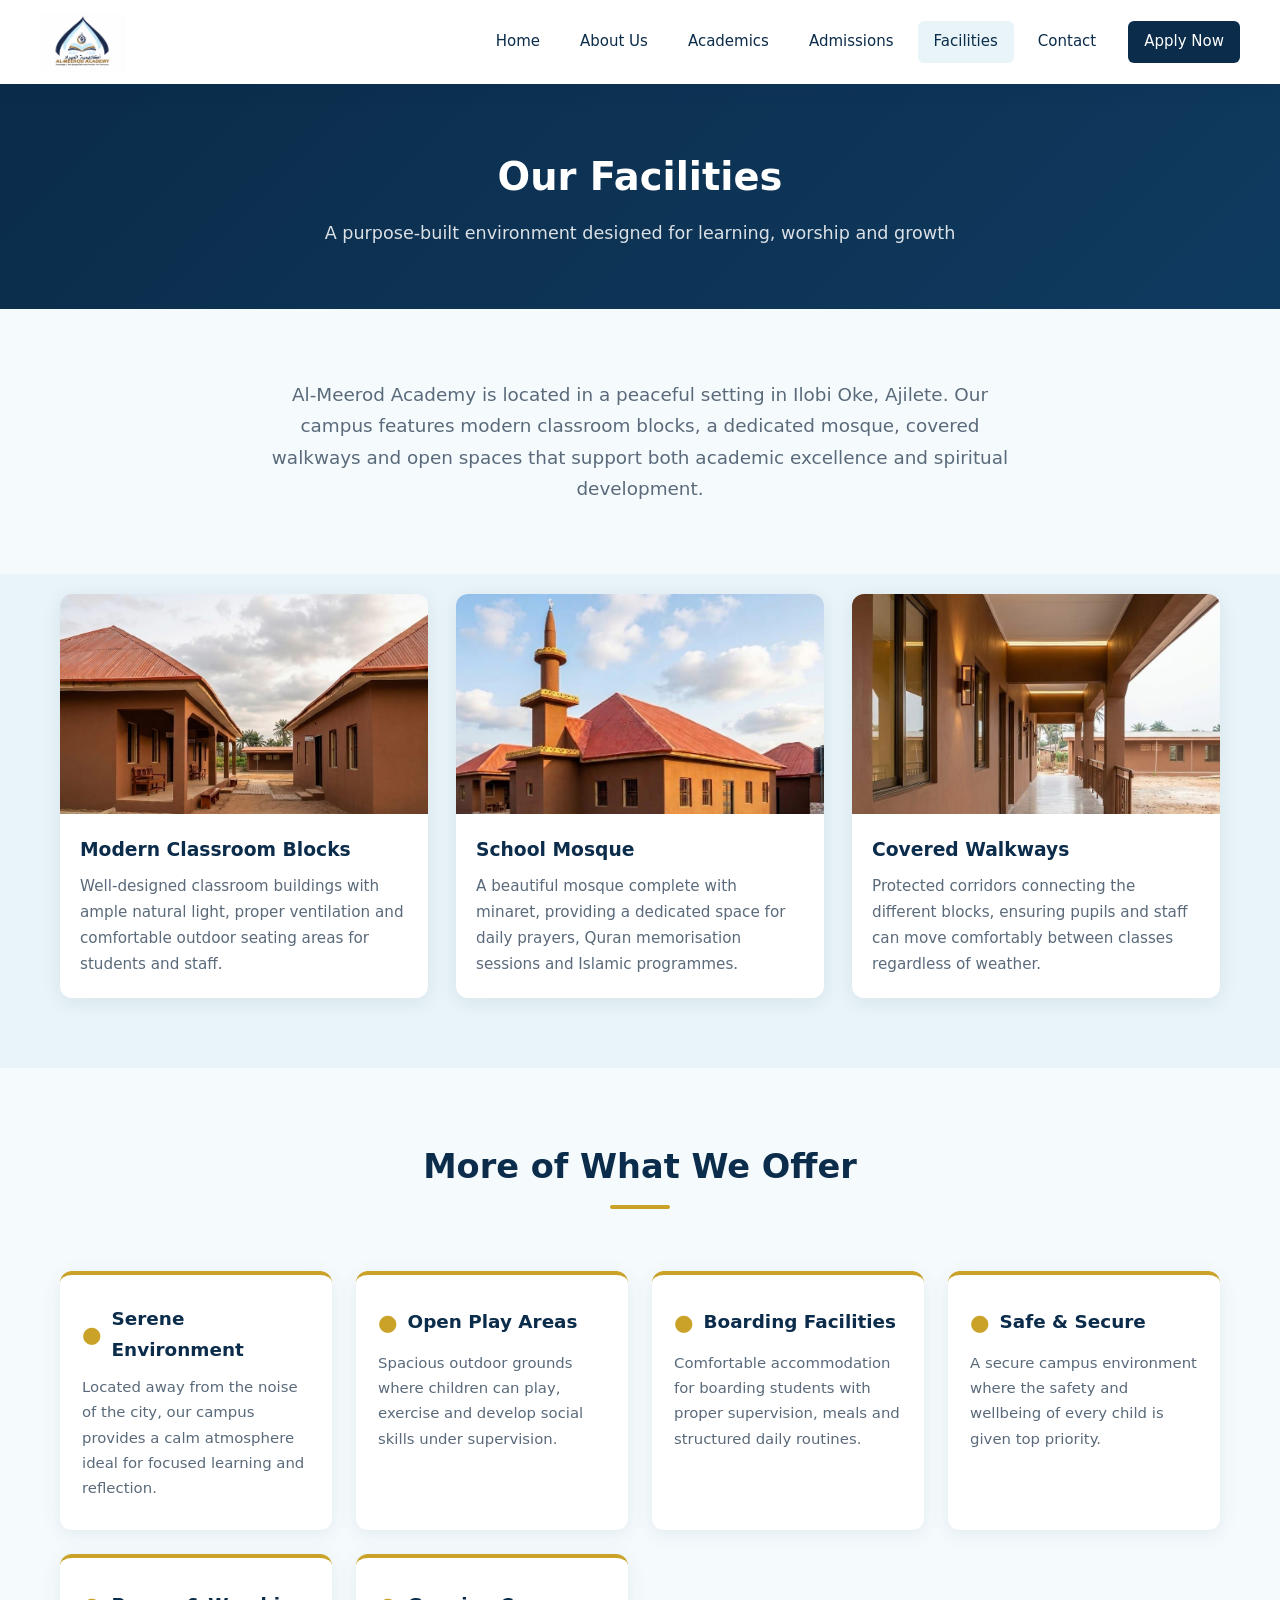
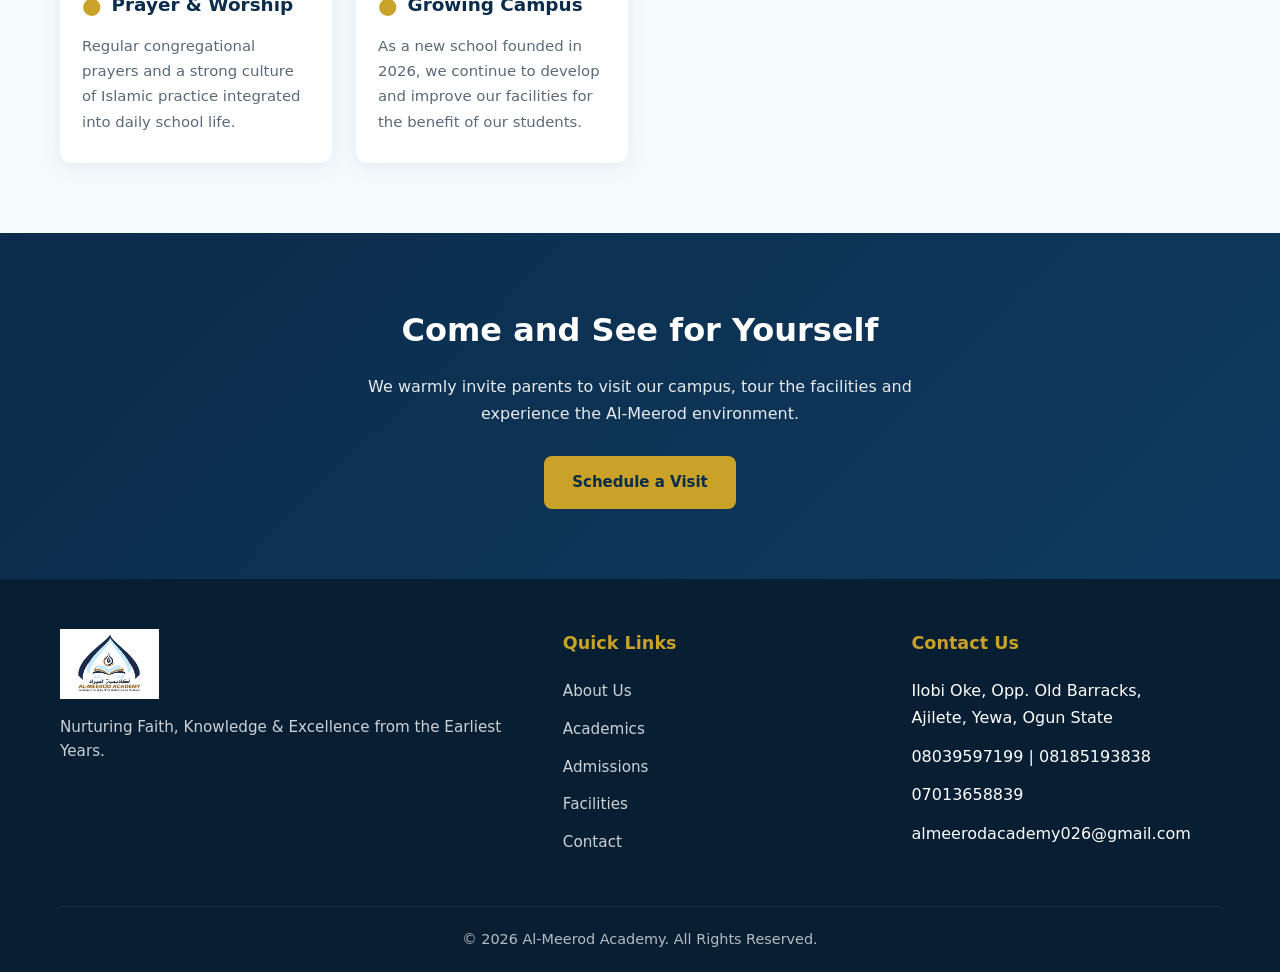
<file: facilities.html>
<!DOCTYPE html>
<html lang="en">
<head>
  <meta charset="UTF-8">
  <meta name="viewport" content="width=device-width, initial-scale=1.0">
  <title>Facilities | Al-Meerod Academy</title>
  <meta name="description" content="Explore the facilities at Al-Meerod Academy - modern classrooms, school mosque, covered walkways and more in a serene environment.">
  <link rel="stylesheet" href="css/style.css">
  <link rel="icon" href="images/logo.png" type="image/png">
</head>
<body>

  <header class="header">
    <div class="container header-inner">
      <a href="index.html" class="logo-link">
        <img src="images/logo.png" alt="Al-Meerod Academy Logo">
      </a>
      <button class="menu-toggle" aria-label="Toggle menu">☰</button>
      <nav class="nav">
        <a href="index.html">Home</a>
        <a href="about.html">About Us</a>
        <a href="academics.html">Academics</a>
        <a href="admissions.html">Admissions</a>
        <a href="facilities.html" class="active">Facilities</a>
        <a href="contact.html">Contact</a>
        <a href="admission-form.html" class="btn-admit">Apply Now</a>
      </nav>
    </div>
  </header>

  <section class="page-hero">
    <div class="container">
      <h1>Our Facilities</h1>
      <p>A purpose-built environment designed for learning, worship and growth</p>
    </div>
  </section>

  <!-- Intro -->
  <section class="section">
    <div class="container" style="text-align: center; max-width: 800px;">
      <p style="font-size: 1.15rem; color: var(--text-muted);">
        Al-Meerod Academy is located in a peaceful setting in Ilobi Oke, Ajilete. Our campus features modern classroom blocks, a dedicated mosque, covered walkways and open spaces that support both academic excellence and spiritual development.
      </p>
    </div>
  </section>

  <!-- Facilities Grid -->
  <section class="section" style="background: var(--sky); padding-top: 20px;">
    <div class="container">
      <div class="facilities-grid">
        <div class="facility-card">
          <img src="images/classrooms.jpg" alt="Classroom Blocks">
          <div class="facility-info">
            <h3>Modern Classroom Blocks</h3>
            <p>Well-designed classroom buildings with ample natural light, proper ventilation and comfortable outdoor seating areas for students and staff.</p>
          </div>
        </div>
        <div class="facility-card">
          <img src="images/mosque.jpg" alt="School Mosque">
          <div class="facility-info">
            <h3>School Mosque</h3>
            <p>A beautiful mosque complete with minaret, providing a dedicated space for daily prayers, Quran memorisation sessions and Islamic programmes.</p>
          </div>
        </div>
        <div class="facility-card">
          <img src="images/corridor.jpg" alt="Covered Corridor">
          <div class="facility-info">
            <h3>Covered Walkways</h3>
            <p>Protected corridors connecting the different blocks, ensuring pupils and staff can move comfortably between classes regardless of weather.</p>
          </div>
        </div>
      </div>
    </div>
  </section>

  <!-- Other Facilities -->
  <section class="section">
    <div class="container">
      <div class="section-header">
        <h2>More of What We Offer</h2>
      </div>
      <div class="values-grid">
        <div class="value-card">
          <h3><span>●</span> Serene Environment</h3>
          <p>Located away from the noise of the city, our campus provides a calm atmosphere ideal for focused learning and reflection.</p>
        </div>
        <div class="value-card">
          <h3><span>●</span> Open Play Areas</h3>
          <p>Spacious outdoor grounds where children can play, exercise and develop social skills under supervision.</p>
        </div>
        <div class="value-card">
          <h3><span>●</span> Boarding Facilities</h3>
          <p>Comfortable accommodation for boarding students with proper supervision, meals and structured daily routines.</p>
        </div>
        <div class="value-card">
          <h3><span>●</span> Safe & Secure</h3>
          <p>A secure campus environment where the safety and wellbeing of every child is given top priority.</p>
        </div>
        <div class="value-card">
          <h3><span>●</span> Prayer & Worship</h3>
          <p>Regular congregational prayers and a strong culture of Islamic practice integrated into daily school life.</p>
        </div>
        <div class="value-card">
          <h3><span>●</span> Growing Campus</h3>
          <p>As a new school founded in 2026, we continue to develop and improve our facilities for the benefit of our students.</p>
        </div>
      </div>
    </div>
  </section>

  <!-- CTA -->
  <section class="cta">
    <div class="container">
      <h2>Come and See for Yourself</h2>
      <p>We warmly invite parents to visit our campus, tour the facilities and experience the Al-Meerod environment.</p>
      <a href="contact.html" class="btn btn-primary">Schedule a Visit</a>
    </div>
  </section>

  <footer class="footer">
    <div class="container">
      <div class="footer-grid">
        <div class="footer-brand">
          <img src="images/logo.png" alt="Al-Meerod Academy">
          <p>Nurturing Faith, Knowledge & Excellence from the Earliest Years.</p>
        </div>
        <div>
          <h4>Quick Links</h4>
          <ul>
            <li><a href="about.html">About Us</a></li>
            <li><a href="academics.html">Academics</a></li>
            <li><a href="admissions.html">Admissions</a></li>
            <li><a href="facilities.html">Facilities</a></li>
            <li><a href="contact.html">Contact</a></li>
          </ul>
        </div>
        <div>
          <h4>Contact Us</h4>
          <ul>
            <li>Ilobi Oke, Opp. Old Barracks,<br>Ajilete, Yewa, Ogun State</li>
            <li style="margin-top:12px;">08039597199 | 08185193838</li>
            <li>07013658839</li>
            <li style="margin-top:12px;">almeerodacademy026@gmail.com</li>
          </ul>
        </div>
      </div>
      <div class="footer-bottom">
        <p>&copy; 2026 Al-Meerod Academy. All Rights Reserved.</p>
      </div>
    </div>
  </footer>

  <script src="js/main.js"></script>
</body>
</html>
</file>
<file: css/style.css>
/* ========================================
   Al-Meerod Academy - Main Stylesheet
   Colors: Light Sky Blue + Navy + Gold
======================================== */

:root {
  --navy: #0B2C4A;
  --navy-dark: #071E33;
  --gold: #C9A227;
  --gold-light: #E8C547;
  --sky: #E8F4F8;
  --sky-light: #F5FBFD;
  --light-blue: #A8D5E5;
  --white: #FFFFFF;
  --text: #1A2A3A;
  --text-muted: #5A6A7A;
  --shadow: 0 4px 20px rgba(11, 44, 74, 0.08);
  --shadow-lg: 0 10px 40px rgba(11, 44, 74, 0.12);
  --radius: 12px;
  --transition: all 0.3s ease;
}

* {
  margin: 0;
  padding: 0;
  box-sizing: border-box;
}

html {
  scroll-behavior: smooth;
}

body {
  font-family: 'Segoe UI', system-ui, -apple-system, BlinkMacSystemFont, sans-serif;
  background-color: var(--sky-light);
  color: var(--text);
  line-height: 1.7;
  overflow-x: hidden;
}

img {
  max-width: 100%;
  height: auto;
  display: block;
}

a {
  text-decoration: none;
  color: inherit;
  transition: var(--transition);
}

ul {
  list-style: none;
}

.container {
  width: 100%;
  max-width: 1200px;
  margin: 0 auto;
  padding: 0 20px;
}

/* ========== HEADER ========== */
.header {
  background: var(--white);
  box-shadow: var(--shadow);
  position: sticky;
  top: 0;
  z-index: 1000;
}

.header-inner {
  display: flex;
  align-items: center;
  justify-content: space-between;
  padding: 12px 0;
}

.logo-link {
  display: flex;
  align-items: center;
  gap: 12px;
}

.logo-link img {
  height: 60px;
  width: auto;
}

.logo-text {
  display: none;
}

.nav {
  display: flex;
  align-items: center;
  gap: 8px;
}

.nav a {
  padding: 8px 16px;
  font-weight: 500;
  font-size: 15px;
  color: var(--navy);
  border-radius: 6px;
}

.nav a:hover,
.nav a.active {
  background: var(--sky);
  color: var(--navy);
}

.nav a.btn-admit {
  background: var(--navy);
  color: var(--white);
  margin-left: 8px;
}

.nav a.btn-admit:hover {
  background: var(--gold);
  color: var(--navy);
}

.menu-toggle {
  display: none;
  background: none;
  border: none;
  font-size: 28px;
  color: var(--navy);
  cursor: pointer;
}

/* ========== HERO ========== */
.hero {
  background: linear-gradient(135deg, var(--navy) 0%, #0F3A5F 50%, var(--navy-dark) 100%);
  color: var(--white);
  padding: 80px 0 90px;
  position: relative;
  overflow: hidden;
}

.hero::before {
  content: '';
  position: absolute;
  top: -50%;
  right: -20%;
  width: 600px;
  height: 600px;
  background: radial-gradient(circle, rgba(201, 162, 39, 0.15) 0%, transparent 70%);
  border-radius: 50%;
}

.hero-content {
  display: grid;
  grid-template-columns: 1.2fr 1fr;
  gap: 40px;
  align-items: center;
  position: relative;
  z-index: 1;
}

.hero-text h1 {
  font-size: 2.8rem;
  font-weight: 700;
  line-height: 1.2;
  margin-bottom: 16px;
}

.hero-text h1 span {
  color: var(--gold);
}

.hero-text .tagline {
  font-size: 1.25rem;
  color: var(--light-blue);
  margin-bottom: 12px;
  font-weight: 500;
}

.hero-text .motto {
  font-size: 1rem;
  font-style: italic;
  opacity: 0.9;
  margin-bottom: 28px;
  border-left: 3px solid var(--gold);
  padding-left: 16px;
}

.hero-buttons {
  display: flex;
  gap: 14px;
  flex-wrap: wrap;
}

.btn {
  display: inline-block;
  padding: 14px 28px;
  border-radius: 8px;
  font-weight: 600;
  font-size: 15px;
  transition: var(--transition);
  cursor: pointer;
  border: none;
}

.btn-primary {
  background: var(--gold);
  color: var(--navy);
}

.btn-primary:hover {
  background: var(--gold-light);
  transform: translateY(-2px);
}

.btn-outline {
  background: transparent;
  color: var(--white);
  border: 2px solid var(--light-blue);
}

.btn-outline:hover {
  background: var(--white);
  color: var(--navy);
  border-color: var(--white);
}

.hero-logo {
  text-align: center;
}

.hero-logo img {
  max-width: 320px;
  margin: 0 auto;
  filter: drop-shadow(0 10px 30px rgba(0,0,0,0.3));
}

/* ========== SECTIONS ========== */
.section {
  padding: 70px 0;
}

.section-header {
  text-align: center;
  margin-bottom: 50px;
}

.section-header h2 {
  font-size: 2.1rem;
  color: var(--navy);
  margin-bottom: 12px;
  position: relative;
  display: inline-block;
}

.section-header h2::after {
  content: '';
  display: block;
  width: 60px;
  height: 4px;
  background: var(--gold);
  margin: 10px auto 0;
  border-radius: 2px;
}

.section-header p {
  color: var(--text-muted);
  max-width: 600px;
  margin: 16px auto 0;
}

/* ========== HIGHLIGHTS ========== */
.highlights {
  background: var(--white);
}

.highlights-grid {
  display: grid;
  grid-template-columns: repeat(auto-fit, minmax(260px, 1fr));
  gap: 28px;
}

.highlight-card {
  background: var(--sky-light);
  border-radius: var(--radius);
  padding: 32px 24px;
  text-align: center;
  border: 1px solid rgba(168, 213, 229, 0.4);
  transition: var(--transition);
}

.highlight-card:hover {
  transform: translateY(-6px);
  box-shadow: var(--shadow-lg);
  border-color: var(--gold);
}

.highlight-card .icon {
  width: 64px;
  height: 64px;
  background: var(--navy);
  color: var(--gold);
  border-radius: 50%;
  display: flex;
  align-items: center;
  justify-content: center;
  font-size: 28px;
  margin: 0 auto 18px;
}

.highlight-card h3 {
  color: var(--navy);
  font-size: 1.2rem;
  margin-bottom: 10px;
}

.highlight-card p {
  color: var(--text-muted);
  font-size: 0.95rem;
}

/* ========== ABOUT PREVIEW ========== */
.about-preview {
  background: var(--sky);
}

.about-grid {
  display: grid;
  grid-template-columns: 1fr 1fr;
  gap: 50px;
  align-items: center;
}

.about-image img {
  border-radius: var(--radius);
  box-shadow: var(--shadow-lg);
  width: 100%;
  height: 360px;
  object-fit: cover;
}

.about-content h2 {
  color: var(--navy);
  font-size: 1.9rem;
  margin-bottom: 16px;
}

.about-content p {
  margin-bottom: 16px;
  color: var(--text);
}

.about-content .founder {
  font-weight: 600;
  color: var(--navy);
  margin-top: 20px;
}

/* ========== VALUES ========== */
.values-grid {
  display: grid;
  grid-template-columns: repeat(auto-fit, minmax(240px, 1fr));
  gap: 24px;
}

.value-card {
  background: var(--white);
  border-radius: var(--radius);
  padding: 28px 22px;
  box-shadow: var(--shadow);
  border-top: 4px solid var(--gold);
  transition: var(--transition);
}

.value-card:hover {
  transform: translateY(-4px);
  box-shadow: var(--shadow-lg);
}

.value-card h3 {
  color: var(--navy);
  font-size: 1.15rem;
  margin-bottom: 10px;
  display: flex;
  align-items: center;
  gap: 10px;
}

.value-card h3 span {
  color: var(--gold);
  font-size: 1.4rem;
}

.value-card p {
  color: var(--text-muted);
  font-size: 0.93rem;
}

/* ========== ACADEMICS ========== */
.levels-grid {
  display: grid;
  grid-template-columns: repeat(auto-fit, minmax(280px, 1fr));
  gap: 28px;
}

.level-card {
  background: var(--white);
  border-radius: var(--radius);
  overflow: hidden;
  box-shadow: var(--shadow);
  transition: var(--transition);
}

.level-card:hover {
  transform: translateY(-5px);
  box-shadow: var(--shadow-lg);
}

.level-card .level-header {
  background: var(--navy);
  color: var(--white);
  padding: 20px;
  text-align: center;
}

.level-card .level-header h3 {
  font-size: 1.3rem;
  margin-bottom: 4px;
}

.level-card .level-header span {
  color: var(--gold);
  font-size: 0.9rem;
}

.level-card .level-body {
  padding: 24px;
}

.level-card .level-body ul {
  margin-top: 12px;
}

.level-card .level-body li {
  padding: 6px 0;
  padding-left: 22px;
  position: relative;
  color: var(--text-muted);
  font-size: 0.95rem;
}

.level-card .level-body li::before {
  content: '✓';
  position: absolute;
  left: 0;
  color: var(--gold);
  font-weight: bold;
}

/* ========== FACILITIES ========== */
.facilities-grid {
  display: grid;
  grid-template-columns: repeat(auto-fit, minmax(300px, 1fr));
  gap: 28px;
}

.facility-card {
  background: var(--white);
  border-radius: var(--radius);
  overflow: hidden;
  box-shadow: var(--shadow);
  transition: var(--transition);
}

.facility-card:hover {
  transform: translateY(-5px);
  box-shadow: var(--shadow-lg);
}

.facility-card img {
  width: 100%;
  height: 220px;
  object-fit: cover;
}

.facility-card .facility-info {
  padding: 20px;
}

.facility-card h3 {
  color: var(--navy);
  margin-bottom: 8px;
}

.facility-card p {
  color: var(--text-muted);
  font-size: 0.95rem;
}

/* ========== VISION MISSION ========== */
.vm-grid {
  display: grid;
  grid-template-columns: 1fr 1fr;
  gap: 30px;
}

.vm-card {
  background: var(--white);
  border-radius: var(--radius);
  padding: 36px 30px;
  box-shadow: var(--shadow);
  position: relative;
  overflow: hidden;
}

.vm-card::before {
  content: '';
  position: absolute;
  top: 0;
  left: 0;
  width: 6px;
  height: 100%;
  background: var(--gold);
}

.vm-card h3 {
  color: var(--navy);
  font-size: 1.4rem;
  margin-bottom: 8px;
}

.vm-card .arabic {
  font-size: 1.15rem;
  color: var(--navy);
  direction: rtl;
  margin-bottom: 14px;
  font-weight: 600;
  line-height: 1.8;
}

.vm-card p {
  color: var(--text-muted);
}

/* ========== CTA ========== */
.cta {
  background: linear-gradient(135deg, var(--navy) 0%, #0F3A5F 100%);
  color: var(--white);
  text-align: center;
  padding: 70px 0;
}

.cta h2 {
  font-size: 2rem;
  margin-bottom: 16px;
}

.cta p {
  max-width: 560px;
  margin: 0 auto 28px;
  opacity: 0.9;
}

/* ========== CONTACT INFO ========== */
.contact-grid {
  display: grid;
  grid-template-columns: 1fr 1fr;
  gap: 40px;
}

.contact-info h3 {
  color: var(--navy);
  margin-bottom: 20px;
  font-size: 1.4rem;
}

.contact-item {
  display: flex;
  gap: 16px;
  margin-bottom: 22px;
  align-items: flex-start;
}

.contact-item .icon {
  width: 44px;
  height: 44px;
  background: var(--sky);
  color: var(--navy);
  border-radius: 50%;
  display: flex;
  align-items: center;
  justify-content: center;
  font-size: 18px;
  flex-shrink: 0;
}

.contact-item strong {
  display: block;
  color: var(--navy);
  margin-bottom: 2px;
}

.contact-item p {
  color: var(--text-muted);
  font-size: 0.95rem;
}

.contact-form {
  background: var(--white);
  padding: 32px;
  border-radius: var(--radius);
  box-shadow: var(--shadow);
}

.contact-form h3 {
  color: var(--navy);
  margin-bottom: 20px;
}

.form-group {
  margin-bottom: 18px;
}

.form-group label {
  display: block;
  margin-bottom: 6px;
  font-weight: 500;
  color: var(--navy);
  font-size: 0.9rem;
}

.form-group input,
.form-group textarea,
.form-group select {
  width: 100%;
  padding: 12px 14px;
  border: 1px solid #D0E0E8;
  border-radius: 8px;
  font-size: 15px;
  font-family: inherit;
  transition: var(--transition);
  background: var(--sky-light);
}

.form-group input:focus,
.form-group textarea:focus,
.form-group select:focus {
  outline: none;
  border-color: var(--gold);
  background: var(--white);
}

.form-group textarea {
  resize: vertical;
  min-height: 120px;
}

/* ========== FOOTER ========== */
.footer {
  background: var(--navy-dark);
  color: var(--white);
  padding: 50px 0 20px;
}

.footer-grid {
  display: grid;
  grid-template-columns: 1.5fr 1fr 1fr;
  gap: 40px;
  margin-bottom: 40px;
}

.footer-brand img {
  height: 70px;
  margin-bottom: 16px;
}

.footer-brand p {
  opacity: 0.8;
  font-size: 0.95rem;
  line-height: 1.6;
}

.footer h4 {
  color: var(--gold);
  margin-bottom: 18px;
  font-size: 1.1rem;
}

.footer ul li {
  margin-bottom: 10px;
}

.footer ul a {
  opacity: 0.8;
  font-size: 0.95rem;
}

.footer ul a:hover {
  opacity: 1;
  color: var(--gold);
}

.footer-bottom {
  border-top: 1px solid rgba(255,255,255,0.1);
  padding-top: 20px;
  text-align: center;
  opacity: 0.7;
  font-size: 0.9rem;
}

/* ========== PAGE HERO (inner pages) ========== */
.page-hero {
  background: linear-gradient(135deg, var(--navy) 0%, #0F3A5F 100%);
  color: var(--white);
  padding: 60px 0;
  text-align: center;
}

.page-hero h1 {
  font-size: 2.4rem;
  margin-bottom: 10px;
}

.page-hero p {
  opacity: 0.85;
  font-size: 1.1rem;
}

/* ========== GOALS ========== */
.goals-list {
  display: grid;
  grid-template-columns: repeat(auto-fit, minmax(280px, 1fr));
  gap: 24px;
}

.goal-item {
  background: var(--white);
  border-radius: var(--radius);
  padding: 28px;
  box-shadow: var(--shadow);
  display: flex;
  gap: 18px;
  align-items: flex-start;
}

.goal-item .num {
  width: 48px;
  height: 48px;
  background: var(--navy);
  color: var(--gold);
  border-radius: 50%;
  display: flex;
  align-items: center;
  justify-content: center;
  font-weight: 700;
  font-size: 1.2rem;
  flex-shrink: 0;
}

.goal-item h4 {
  color: var(--navy);
  margin-bottom: 6px;
}

.goal-item p {
  color: var(--text-muted);
  font-size: 0.93rem;
}

/* ========== RESPONSIVE ========== */
@media (max-width: 900px) {
  .hero-content {
    grid-template-columns: 1fr;
    text-align: center;
  }

  .hero-text h1 {
    font-size: 2.2rem;
  }

  .hero-buttons {
    justify-content: center;
  }

  .hero-logo img {
    max-width: 240px;
    margin-top: 20px;
  }

  .about-grid,
  .vm-grid,
  .contact-grid {
    grid-template-columns: 1fr;
  }

  .footer-grid {
    grid-template-columns: 1fr;
    gap: 30px;
  }

  .nav {
    display: none;
    position: absolute;
    top: 100%;
    left: 0;
    right: 0;
    background: var(--white);
    flex-direction: column;
    padding: 16px;
    box-shadow: var(--shadow);
    gap: 4px;
  }

  .nav.open {
    display: flex;
  }

  .nav a {
    width: 100%;
    text-align: center;
  }

  .menu-toggle {
    display: block;
  }

  .logo-link img {
    height: 50px;
  }
}

@media (max-width: 600px) {
  .hero {
    padding: 50px 0 60px;
  }

  .hero-text h1 {
    font-size: 1.8rem;
  }

  .section {
    padding: 50px 0;
  }

  .section-header h2 {
    font-size: 1.7rem;
  }
}
</file>
